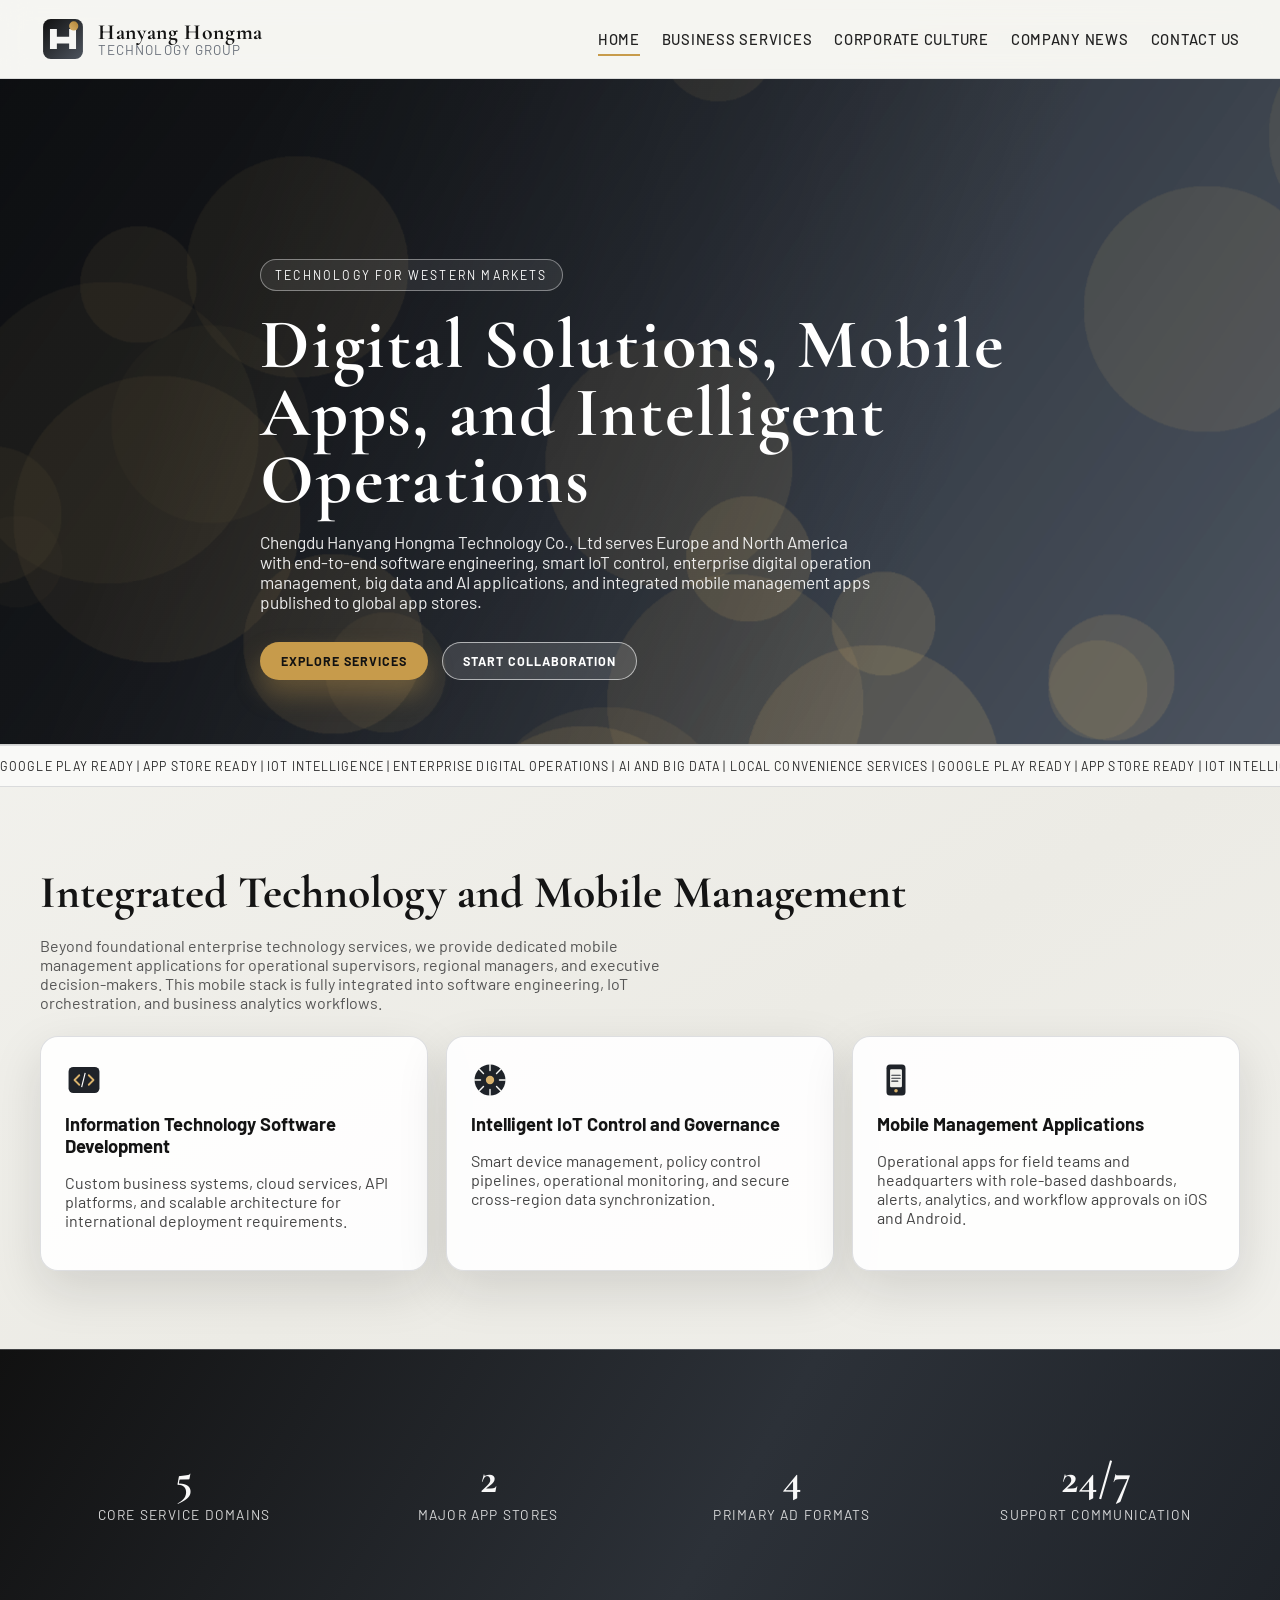
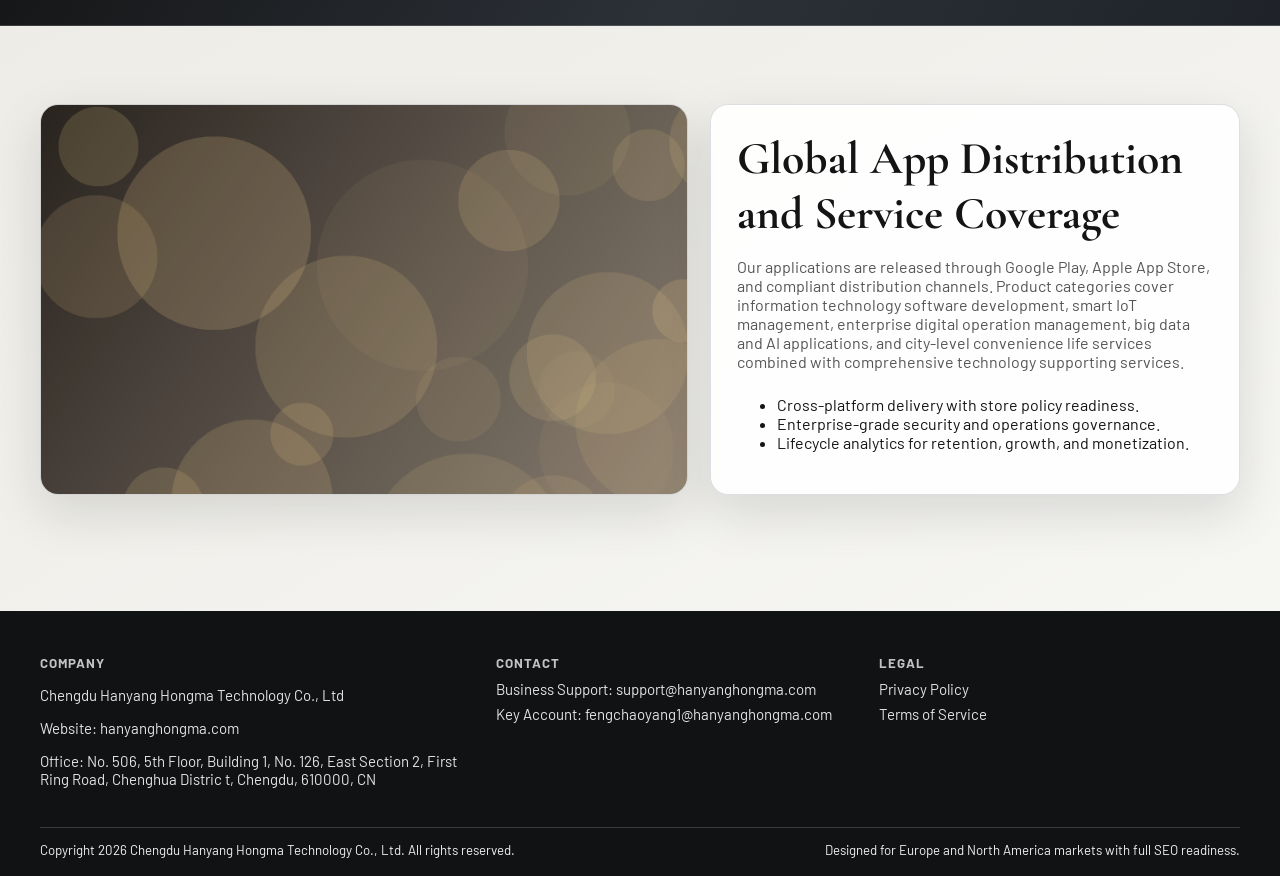
<file: index.html>
<!DOCTYPE html>
<html lang="en">
<head>
  <meta charset="UTF-8">
  <meta name="viewport" content="width=device-width, initial-scale=1.0">
  <title>Chengdu Hanyang Hongma Technology Co., Ltd | Digital Technology for Europe and North America</title>
  <meta name="description" content="Chengdu Hanyang Hongma Technology Co., Ltd delivers software development, IoT control, enterprise digital operations, AI and big data applications, mobile management apps, and city convenience services for global markets.">
  <meta name="robots" content="index, follow, max-image-preview:large, max-snippet:-1, max-video-preview:-1">
  <meta name="theme-color" content="#101214">
  <link rel="canonical" href="https://hanyanghongma.com/">
  <meta property="og:type" content="website">
  <meta property="og:title" content="Chengdu Hanyang Hongma Technology Co., Ltd">
  <meta property="og:description" content="Technology, mobile management apps, IoT, AI, and enterprise digital services for Europe and North America.">
  <meta property="og:url" content="https://hanyanghongma.com/">
  <meta property="og:image" content="https://hanyanghongma.com/images/hero-home.png">
  <meta name="twitter:card" content="summary_large_image">
  <link rel="icon" type="image/svg+xml" href="images/logo.svg">
  <link rel="stylesheet" href="css/style.css">
  <script type="application/ld+json">
  {
    "@context": "https://schema.org",
    "@type": "Organization",
    "name": "Chengdu Hanyang Hongma Technology Co., Ltd",
    "url": "https://hanyanghongma.com",
    "logo": "https://hanyanghongma.com/images/logo.svg",
    "email": "support@hanyanghongma.com",
    "contactPoint": [
      {
        "@type": "ContactPoint",
        "email": "support@hanyanghongma.com",
        "contactType": "business support"
      },
      {
        "@type": "ContactPoint",
        "email": "fengchaoyang1@hanyanghongma.com",
        "contactType": "key account"
      }
    ],
    "address": {
      "@type": "PostalAddress",
      "streetAddress": "No. 506, 5th Floor, Building 1, No. 126, East Section 2, First Ring Road, Chenghua Distric t",
      "addressLocality": "Chengdu",
      "postalCode": "610000",
      "addressCountry": "CN"
    }
  }
  </script>
</head>
<body>
  <header class="site-header">
    <div class="container header-inner">
      <a class="brand" href="index.html" aria-label="Go to home page">
        <img src="images/logo.svg" alt="Chengdu Hanyang Hongma Technology Co., Ltd logo">
        <span class="brand-text">
          <strong>Hanyang Hongma</strong>
          <span>Technology Group</span>
        </span>
      </a>
      <button class="nav-toggle" data-nav-toggle aria-label="Toggle navigation" aria-expanded="false">
        <img src="images/icon-menu.svg" alt="menu icon">
      </button>
      <nav class="site-nav" data-nav>
        <a href="index.html" class="active">Home</a>
        <a href="services.html">Business Services</a>
        <a href="culture.html">Corporate Culture</a>
        <a href="news.html">Company News</a>
        <a href="contact.html">Contact Us</a>
      </nav>
    </div>
  </header>

  <section class="hero">
    <img class="hero-bg" src="images/hero-home.png" alt="Global technology background">
    <div class="container hero-content">
      <span class="eyebrow">Technology For Western Markets</span>
      <h1>Digital Solutions, Mobile Apps, and Intelligent Operations</h1>
      <p>Chengdu Hanyang Hongma Technology Co., Ltd serves Europe and North America with end-to-end software engineering, smart IoT control, enterprise digital operation management, big data and AI applications, and integrated mobile management apps published to global app stores.</p>
      <div class="cta-row">
        <a class="btn btn-primary" href="services.html">Explore Services</a>
        <a class="btn btn-secondary" href="contact.html">Start Collaboration</a>
      </div>
    </div>
  </section>

  <div class="ticker" aria-hidden="true">
    <div class="ticker-track">Google Play Ready | App Store Ready | IoT Intelligence | Enterprise Digital Operations | AI and Big Data | Local Convenience Services |</div>
  </div>

  <main>
    <section>
      <div class="container">
        <div class="section-head reveal">
          <h2>Integrated Technology and Mobile Management</h2>
          <p>Beyond foundational enterprise technology services, we provide dedicated mobile management applications for operational supervisors, regional managers, and executive decision-makers. This mobile stack is fully integrated into software engineering, IoT orchestration, and business analytics workflows.</p>
        </div>
        <div class="grid grid-3">
          <article class="card reveal">
            <img class="card-icon" src="images/icon-software.svg" alt="Software icon">
            <h3>Information Technology Software Development</h3>
            <p>Custom business systems, cloud services, API platforms, and scalable architecture for international deployment requirements.</p>
          </article>
          <article class="card reveal">
            <img class="card-icon" src="images/icon-iot.svg" alt="IoT icon">
            <h3>Intelligent IoT Control and Governance</h3>
            <p>Smart device management, policy control pipelines, operational monitoring, and secure cross-region data synchronization.</p>
          </article>
          <article class="card reveal">
            <img class="card-icon" src="images/icon-mobile.svg" alt="Mobile icon">
            <h3>Mobile Management Applications</h3>
            <p>Operational apps for field teams and headquarters with role-based dashboards, alerts, analytics, and workflow approvals on iOS and Android.</p>
          </article>
        </div>
      </div>
    </section>

    <section class="number-band">
      <div class="container number-wrap reveal">
        <div class="stat">
          <strong>5</strong>
          <span>Core Service Domains</span>
        </div>
        <div class="stat">
          <strong>2</strong>
          <span>Major App Stores</span>
        </div>
        <div class="stat">
          <strong>4</strong>
          <span>Primary Ad Formats</span>
        </div>
        <div class="stat">
          <strong>24/7</strong>
          <span>Support Communication</span>
        </div>
      </div>
    </section>

    <section>
      <div class="container split-panel">
        <div class="panel reveal">
          <img src="images/content-mobile.png" alt="Mobile operation workspace">
        </div>
        <div class="panel panel-body reveal">
          <div class="section-head">
            <h2>Global App Distribution and Service Coverage</h2>
            <p>Our applications are released through Google Play, Apple App Store, and compliant distribution channels. Product categories cover information technology software development, smart IoT management, enterprise digital operation management, big data and AI applications, and city-level convenience life services combined with comprehensive technology supporting services.</p>
          </div>
          <ul>
            <li>Cross-platform delivery with store policy readiness.</li>
            <li>Enterprise-grade security and operations governance.</li>
            <li>Lifecycle analytics for retention, growth, and monetization.</li>
          </ul>
        </div>
      </div>
    </section>
  </main>

  <footer class="site-footer">
    <div class="container">
      <div class="footer-top">
        <div class="footer-col">
          <h3>Company</h3>
          <p>Chengdu Hanyang Hongma Technology Co., Ltd</p>
          <p>Website: <a href="https://hanyanghongma.com" target="_blank" rel="noopener">hanyanghongma.com</a></p>
          <p>Office: No. 506, 5th Floor, Building 1, No. 126, East Section 2, First Ring Road, Chenghua Distric t, Chengdu, 610000, CN</p>
        </div>
        <div class="footer-col">
          <h3>Contact</h3>
          <ul>
            <li>Business Support: <a href="mailto:support@hanyanghongma.com">support@hanyanghongma.com</a></li>
            <li>Key Account: <a href="mailto:fengchaoyang1@hanyanghongma.com">fengchaoyang1@hanyanghongma.com</a></li>
          </ul>
        </div>
        <div class="footer-col">
          <h3>Legal</h3>
          <ul>
            <li><a href="privacy-policy.html">Privacy Policy</a></li>
            <li><a href="terms-of-service.html">Terms of Service</a></li>
          </ul>
        </div>
      </div>
      <div class="footer-bottom">
        <span>Copyright 2026 Chengdu Hanyang Hongma Technology Co., Ltd. All rights reserved.</span>
        <span>Designed for Europe and North America markets with full SEO readiness.</span>
      </div>
    </div>
  </footer>

  <script src="js/main.js"></script>
</body>
</html>
</file>
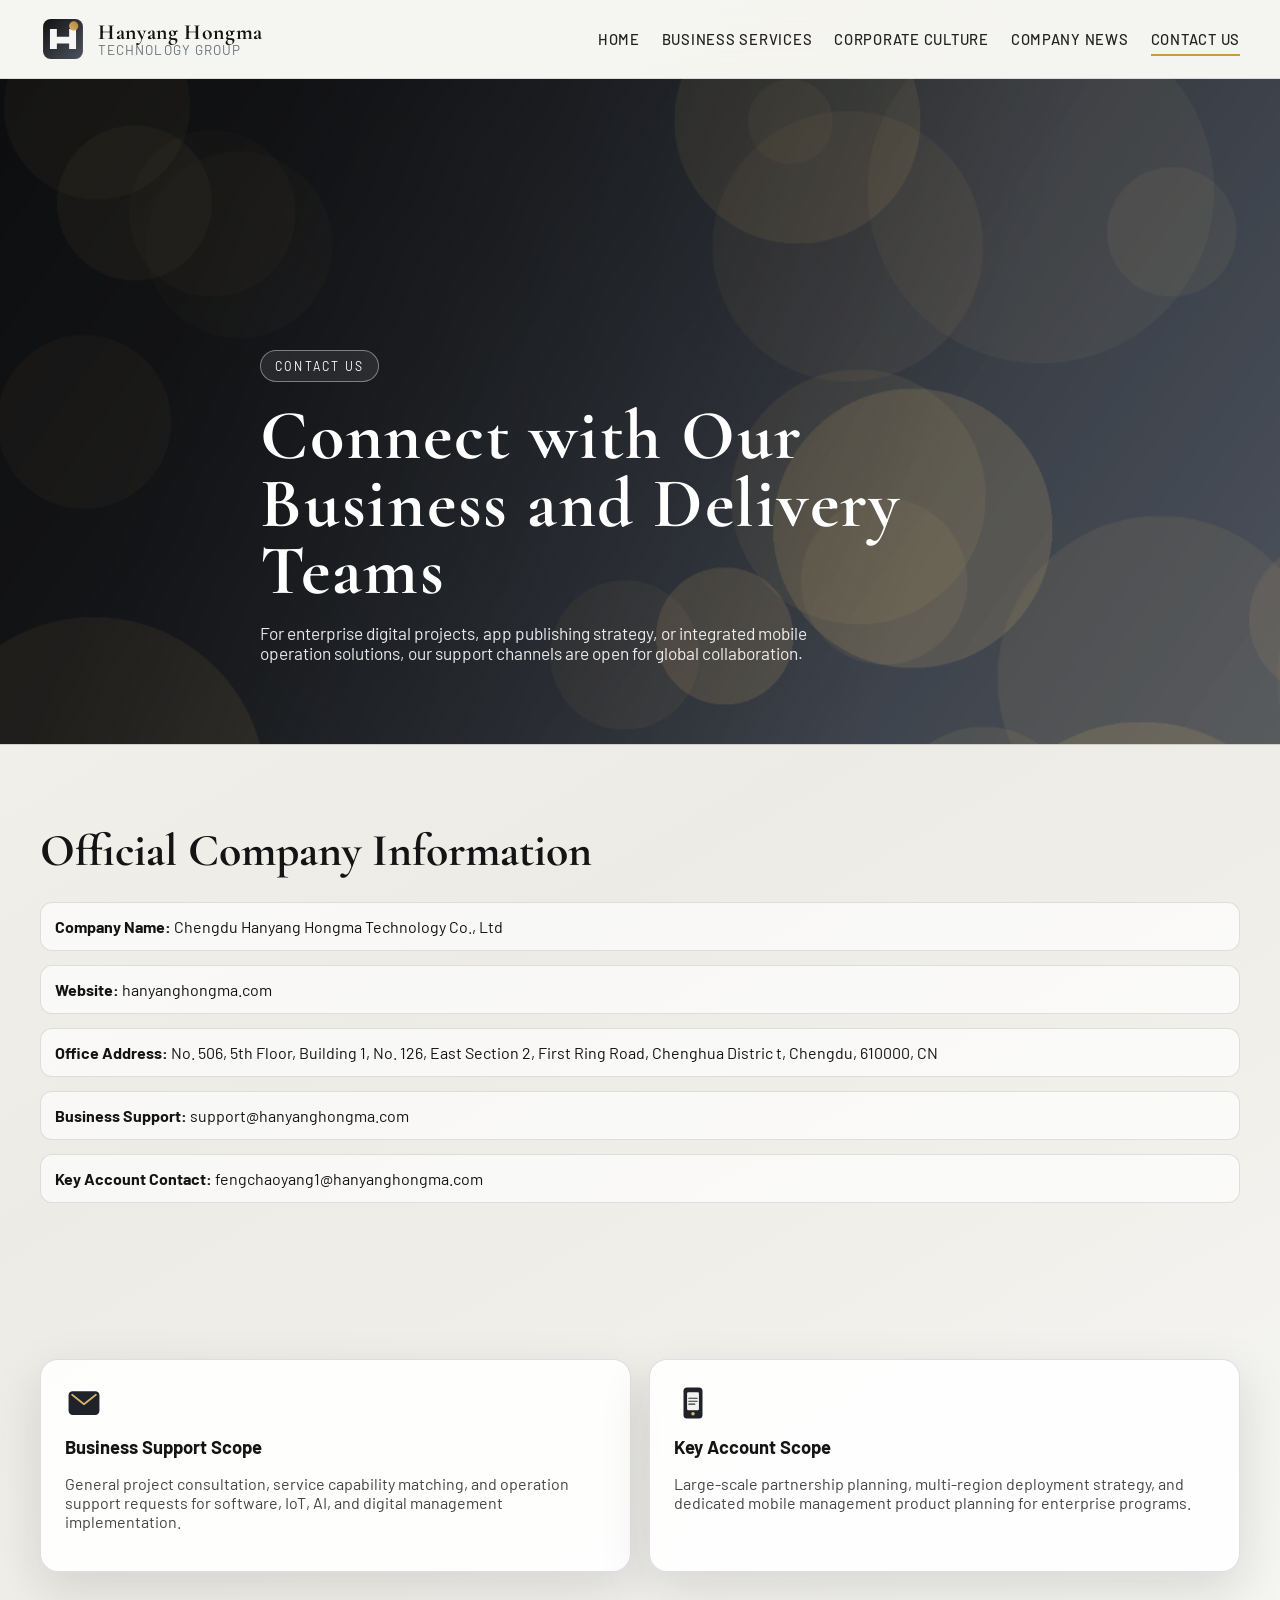
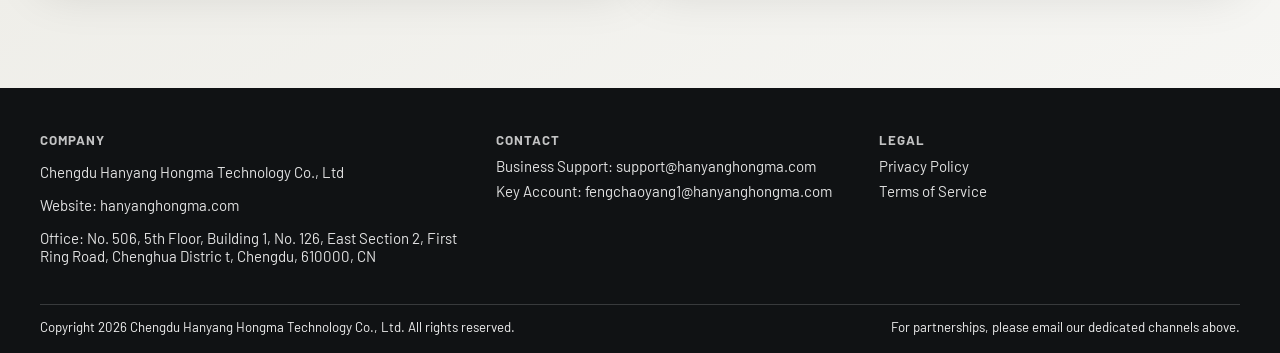
<file: contact.html>
<!DOCTYPE html>
<html lang="en">
<head>
  <meta charset="UTF-8">
  <meta name="viewport" content="width=device-width, initial-scale=1.0">
  <title>Contact Us | Chengdu Hanyang Hongma Technology Co., Ltd</title>
  <meta name="description" content="Contact Chengdu Hanyang Hongma Technology Co., Ltd for business support and key account collaboration in Europe and North America.">
  <meta name="robots" content="index, follow">
  <link rel="canonical" href="https://hanyanghongma.com/contact.html">
  <link rel="icon" type="image/svg+xml" href="images/logo.svg">
  <link rel="stylesheet" href="css/style.css">
</head>
<body>
  <header class="site-header">
    <div class="container header-inner">
      <a class="brand" href="index.html" aria-label="Go to home page">
        <img src="images/logo.svg" alt="Company logo">
        <span class="brand-text"><strong>Hanyang Hongma</strong><span>Technology Group</span></span>
      </a>
      <button class="nav-toggle" data-nav-toggle aria-label="Toggle navigation" aria-expanded="false">
        <img src="images/icon-menu.svg" alt="menu icon">
      </button>
      <nav class="site-nav" data-nav>
        <a href="index.html">Home</a>
        <a href="services.html">Business Services</a>
        <a href="culture.html">Corporate Culture</a>
        <a href="news.html">Company News</a>
        <a href="contact.html" class="active">Contact Us</a>
      </nav>
    </div>
  </header>

  <section class="hero">
    <img class="hero-bg" src="images/hero-contact.png" alt="Contact background">
    <div class="container hero-content">
      <span class="eyebrow">Contact Us</span>
      <h1>Connect with Our Business and Delivery Teams</h1>
      <p>For enterprise digital projects, app publishing strategy, or integrated mobile operation solutions, our support channels are open for global collaboration.</p>
    </div>
  </section>

  <main>
    <section>
      <div class="container">
        <div class="section-head reveal">
          <h2>Official Company Information</h2>
        </div>
        <ul class="contact-list reveal">
          <li><strong>Company Name:</strong> Chengdu Hanyang Hongma Technology Co., Ltd</li>
          <li><strong>Website:</strong> <a href="https://hanyanghongma.com" target="_blank" rel="noopener">hanyanghongma.com</a></li>
          <li><strong>Office Address:</strong> No. 506, 5th Floor, Building 1, No. 126, East Section 2, First Ring Road, Chenghua Distric t, Chengdu, 610000, CN</li>
          <li><strong>Business Support:</strong> <a href="mailto:support@hanyanghongma.com">support@hanyanghongma.com</a></li>
          <li><strong>Key Account Contact:</strong> <a href="mailto:fengchaoyang1@hanyanghongma.com">fengchaoyang1@hanyanghongma.com</a></li>
        </ul>
      </div>
    </section>

    <section>
      <div class="container grid grid-2">
        <article class="card reveal">
          <img class="card-icon" src="images/icon-contact.svg" alt="Support icon">
          <h3>Business Support Scope</h3>
          <p>General project consultation, service capability matching, and operation support requests for software, IoT, AI, and digital management implementation.</p>
        </article>
        <article class="card reveal">
          <img class="card-icon" src="images/icon-mobile.svg" alt="Key account icon">
          <h3>Key Account Scope</h3>
          <p>Large-scale partnership planning, multi-region deployment strategy, and dedicated mobile management product planning for enterprise programs.</p>
        </article>
      </div>
    </section>
  </main>

  <footer class="site-footer">
    <div class="container">
      <div class="footer-top">
        <div class="footer-col">
          <h3>Company</h3>
          <p>Chengdu Hanyang Hongma Technology Co., Ltd</p>
          <p>Website: <a href="https://hanyanghongma.com" target="_blank" rel="noopener">hanyanghongma.com</a></p>
          <p>Office: No. 506, 5th Floor, Building 1, No. 126, East Section 2, First Ring Road, Chenghua Distric t, Chengdu, 610000, CN</p>
        </div>
        <div class="footer-col">
          <h3>Contact</h3>
          <ul>
            <li>Business Support: <a href="mailto:support@hanyanghongma.com">support@hanyanghongma.com</a></li>
            <li>Key Account: <a href="mailto:fengchaoyang1@hanyanghongma.com">fengchaoyang1@hanyanghongma.com</a></li>
          </ul>
        </div>
        <div class="footer-col">
          <h3>Legal</h3>
          <ul>
            <li><a href="privacy-policy.html">Privacy Policy</a></li>
            <li><a href="terms-of-service.html">Terms of Service</a></li>
          </ul>
        </div>
      </div>
      <div class="footer-bottom">
        <span>Copyright 2026 Chengdu Hanyang Hongma Technology Co., Ltd. All rights reserved.</span>
        <span>For partnerships, please email our dedicated channels above.</span>
      </div>
    </div>
  </footer>

  <script src="js/main.js"></script>
</body>
</html>
</file>
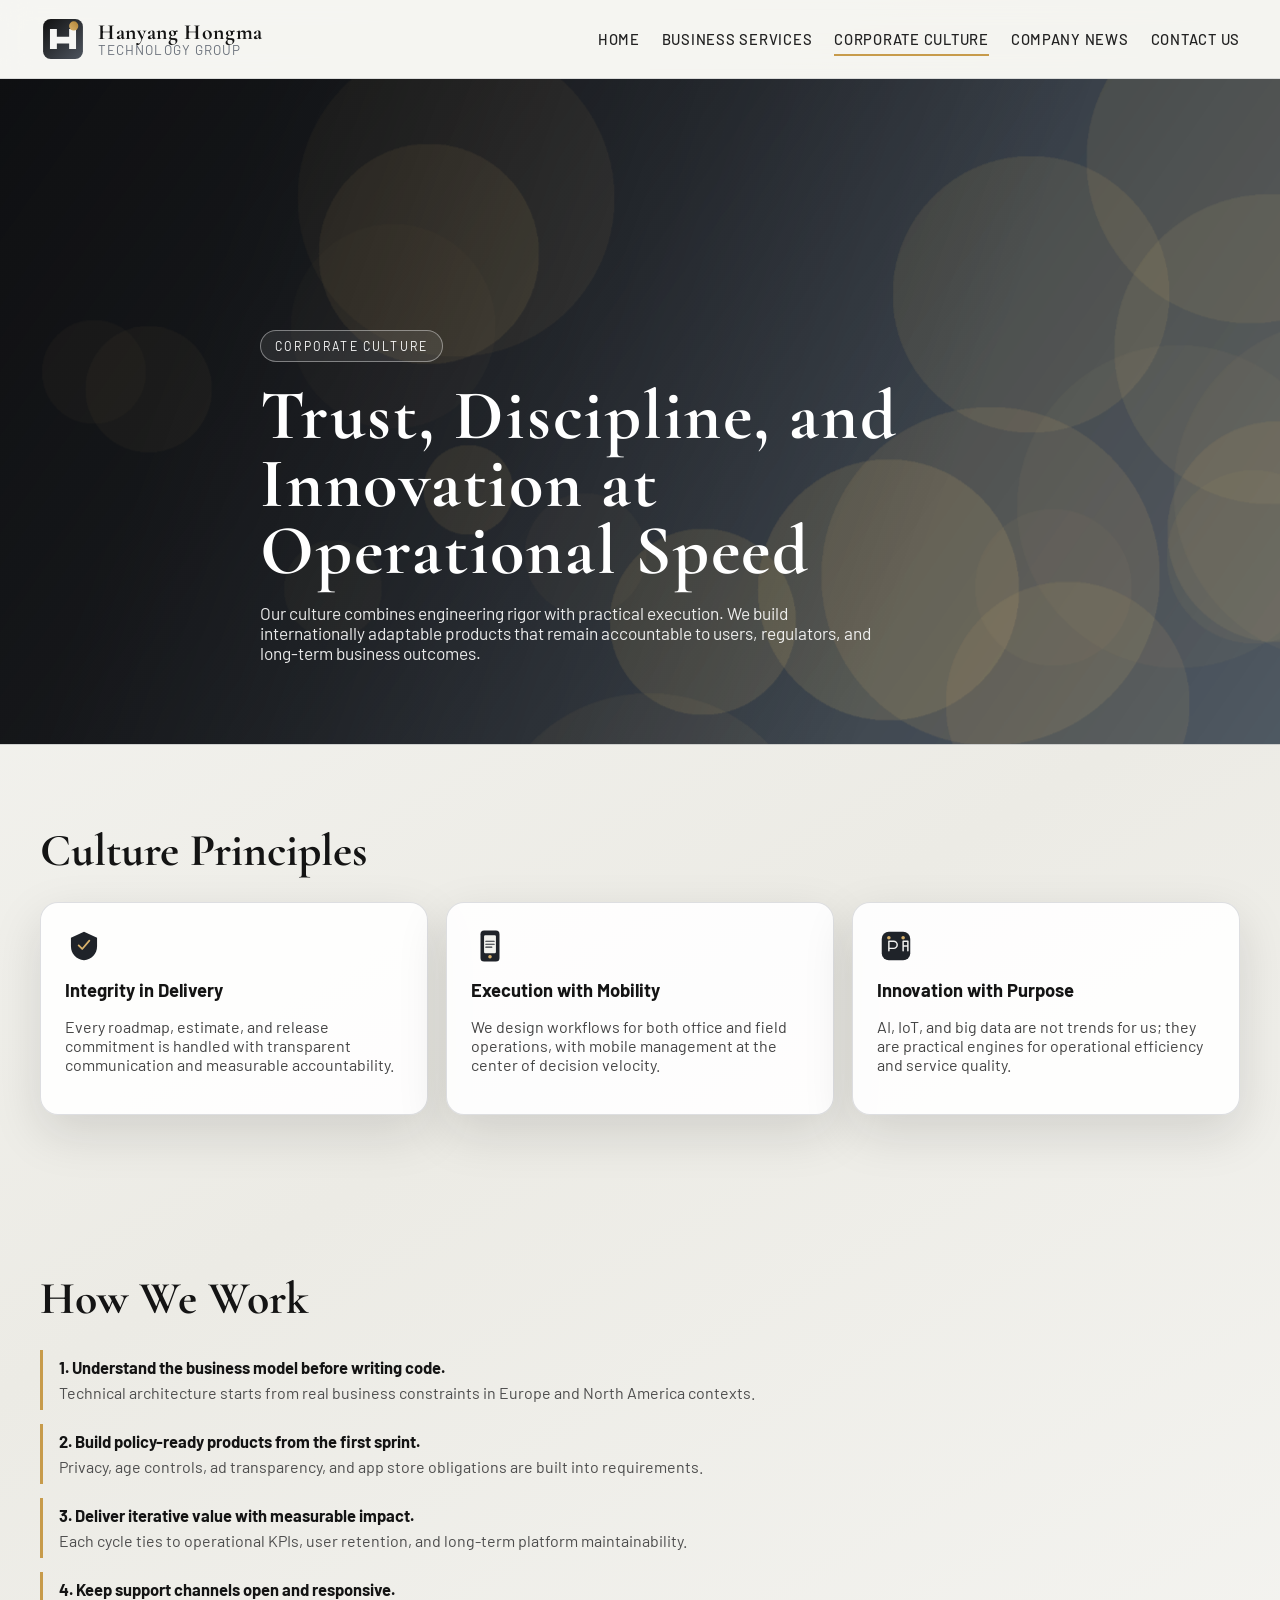
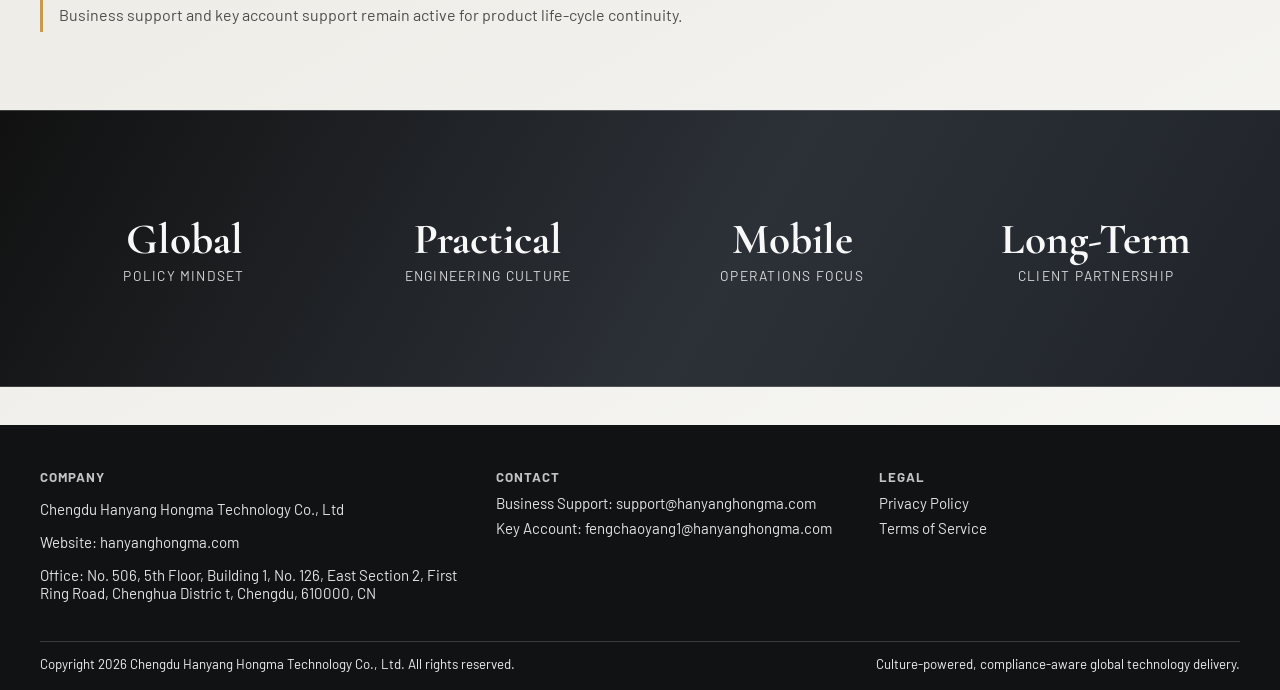
<file: culture.html>
<!DOCTYPE html>
<html lang="en">
<head>
  <meta charset="UTF-8">
  <meta name="viewport" content="width=device-width, initial-scale=1.0">
  <title>Corporate Culture | Chengdu Hanyang Hongma Technology Co., Ltd</title>
  <meta name="description" content="Corporate culture of Chengdu Hanyang Hongma Technology Co., Ltd: integrity, innovation, global compliance, practical execution, and long-term client success.">
  <meta name="robots" content="index, follow">
  <link rel="canonical" href="https://hanyanghongma.com/culture.html">
  <link rel="icon" type="image/svg+xml" href="images/logo.svg">
  <link rel="stylesheet" href="css/style.css">
</head>
<body>
  <header class="site-header">
    <div class="container header-inner">
      <a class="brand" href="index.html" aria-label="Go to home page">
        <img src="images/logo.svg" alt="Company logo">
        <span class="brand-text"><strong>Hanyang Hongma</strong><span>Technology Group</span></span>
      </a>
      <button class="nav-toggle" data-nav-toggle aria-label="Toggle navigation" aria-expanded="false">
        <img src="images/icon-menu.svg" alt="menu icon">
      </button>
      <nav class="site-nav" data-nav>
        <a href="index.html">Home</a>
        <a href="services.html">Business Services</a>
        <a href="culture.html" class="active">Corporate Culture</a>
        <a href="news.html">Company News</a>
        <a href="contact.html">Contact Us</a>
      </nav>
    </div>
  </header>

  <section class="hero">
    <img class="hero-bg" src="images/hero-culture.png" alt="Corporate culture background">
    <div class="container hero-content">
      <span class="eyebrow">Corporate Culture</span>
      <h1>Trust, Discipline, and Innovation at Operational Speed</h1>
      <p>Our culture combines engineering rigor with practical execution. We build internationally adaptable products that remain accountable to users, regulators, and long-term business outcomes.</p>
    </div>
  </section>

  <main>
    <section>
      <div class="container">
        <div class="section-head reveal">
          <h2>Culture Principles</h2>
        </div>
        <div class="grid grid-3">
          <article class="card reveal">
            <img class="card-icon" src="images/icon-culture.svg" alt="Integrity and trust">
            <h3>Integrity in Delivery</h3>
            <p>Every roadmap, estimate, and release commitment is handled with transparent communication and measurable accountability.</p>
          </article>
          <article class="card reveal">
            <img class="card-icon" src="images/icon-mobile.svg" alt="Execution and mobility">
            <h3>Execution with Mobility</h3>
            <p>We design workflows for both office and field operations, with mobile management at the center of decision velocity.</p>
          </article>
          <article class="card reveal">
            <img class="card-icon" src="images/icon-ai.svg" alt="Innovation and learning">
            <h3>Innovation with Purpose</h3>
            <p>AI, IoT, and big data are not trends for us; they are practical engines for operational efficiency and service quality.</p>
          </article>
        </div>
      </div>
    </section>

    <section>
      <div class="container">
        <div class="section-head reveal">
          <h2>How We Work</h2>
        </div>
        <div class="timeline reveal">
          <article>
            <h3>1. Understand the business model before writing code.</h3>
            <p>Technical architecture starts from real business constraints in Europe and North America contexts.</p>
          </article>
          <article>
            <h3>2. Build policy-ready products from the first sprint.</h3>
            <p>Privacy, age controls, ad transparency, and app store obligations are built into requirements.</p>
          </article>
          <article>
            <h3>3. Deliver iterative value with measurable impact.</h3>
            <p>Each cycle ties to operational KPIs, user retention, and long-term platform maintainability.</p>
          </article>
          <article>
            <h3>4. Keep support channels open and responsive.</h3>
            <p>Business support and key account support remain active for product life-cycle continuity.</p>
          </article>
        </div>
      </div>
    </section>

    <section class="number-band">
      <div class="container number-wrap reveal">
        <div class="stat"><strong>Global</strong><span>Policy Mindset</span></div>
        <div class="stat"><strong>Practical</strong><span>Engineering Culture</span></div>
        <div class="stat"><strong>Mobile</strong><span>Operations Focus</span></div>
        <div class="stat"><strong>Long-Term</strong><span>Client Partnership</span></div>
      </div>
    </section>
  </main>

  <footer class="site-footer">
    <div class="container">
      <div class="footer-top">
        <div class="footer-col">
          <h3>Company</h3>
          <p>Chengdu Hanyang Hongma Technology Co., Ltd</p>
          <p>Website: <a href="https://hanyanghongma.com" target="_blank" rel="noopener">hanyanghongma.com</a></p>
          <p>Office: No. 506, 5th Floor, Building 1, No. 126, East Section 2, First Ring Road, Chenghua Distric t, Chengdu, 610000, CN</p>
        </div>
        <div class="footer-col">
          <h3>Contact</h3>
          <ul>
            <li>Business Support: <a href="mailto:support@hanyanghongma.com">support@hanyanghongma.com</a></li>
            <li>Key Account: <a href="mailto:fengchaoyang1@hanyanghongma.com">fengchaoyang1@hanyanghongma.com</a></li>
          </ul>
        </div>
        <div class="footer-col">
          <h3>Legal</h3>
          <ul>
            <li><a href="privacy-policy.html">Privacy Policy</a></li>
            <li><a href="terms-of-service.html">Terms of Service</a></li>
          </ul>
        </div>
      </div>
      <div class="footer-bottom">
        <span>Copyright 2026 Chengdu Hanyang Hongma Technology Co., Ltd. All rights reserved.</span>
        <span>Culture-powered, compliance-aware global technology delivery.</span>
      </div>
    </div>
  </footer>

  <script src="js/main.js"></script>
</body>
</html>
</file>
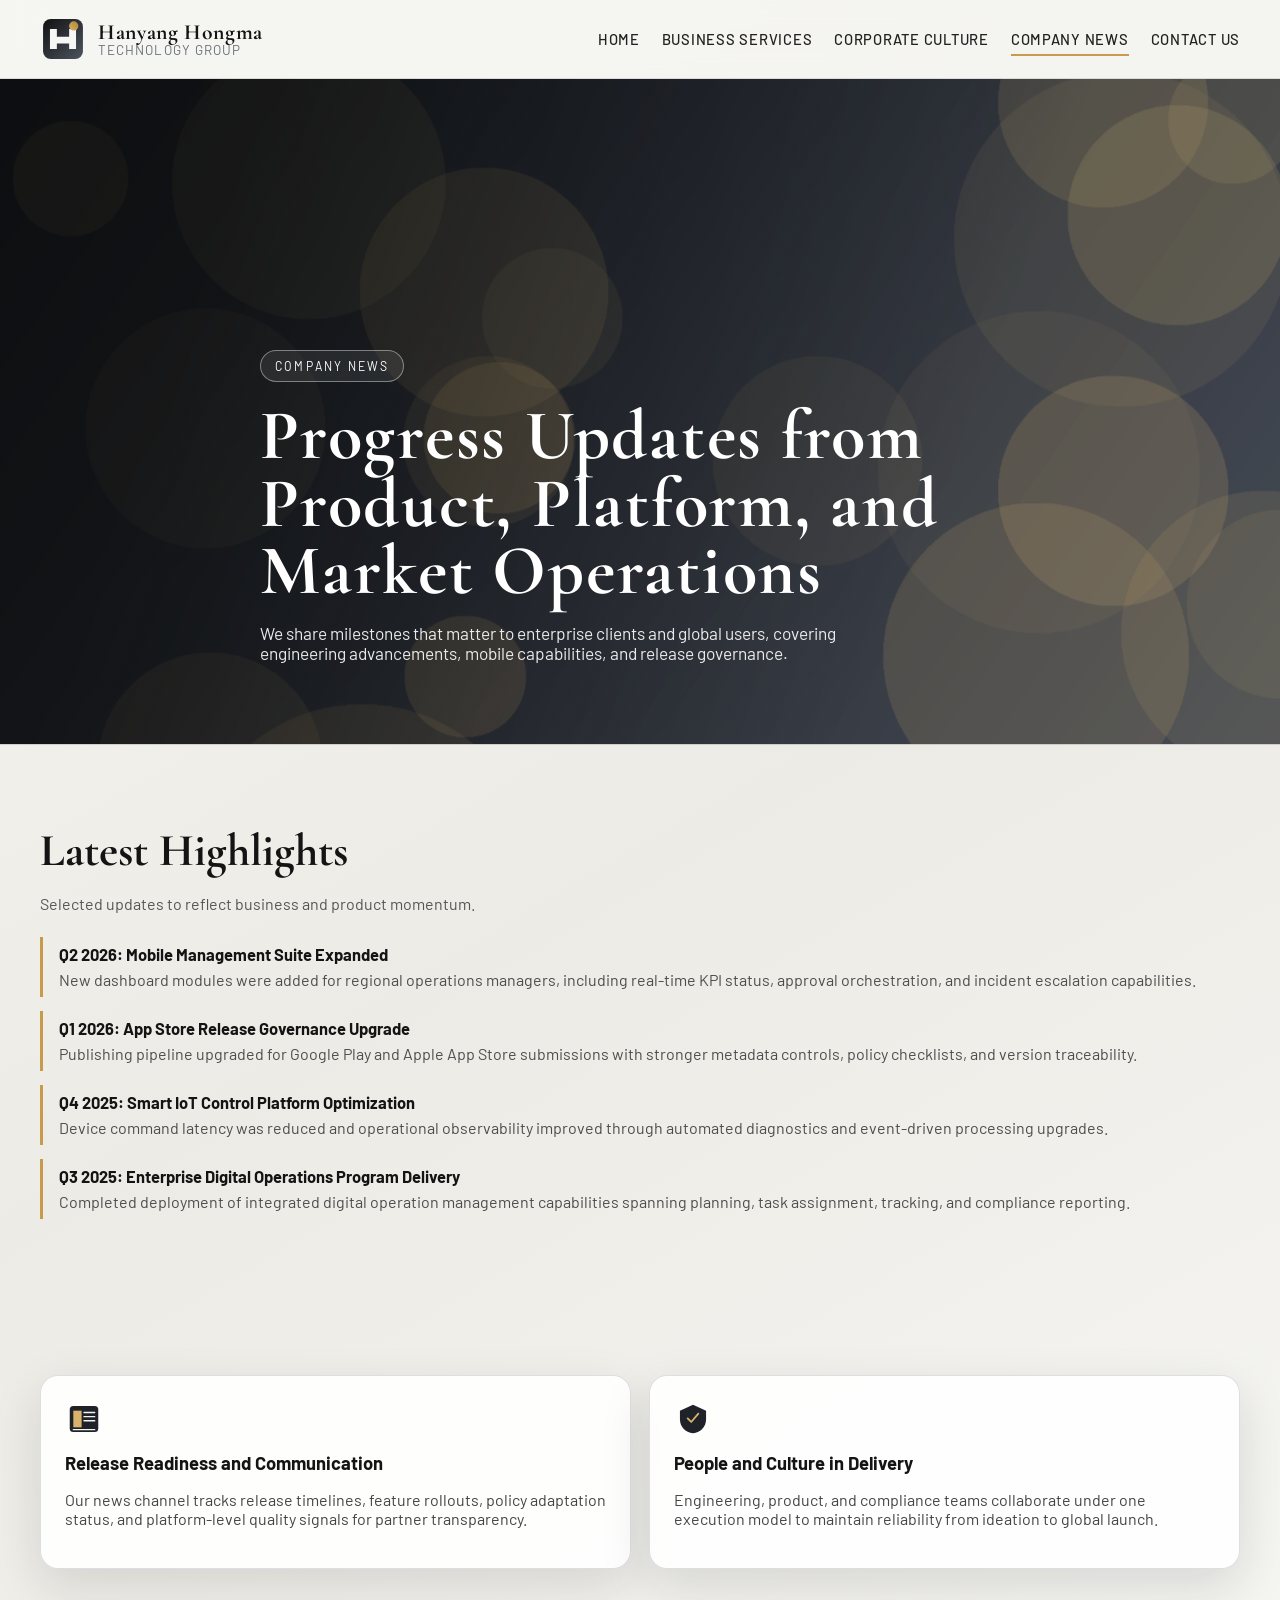
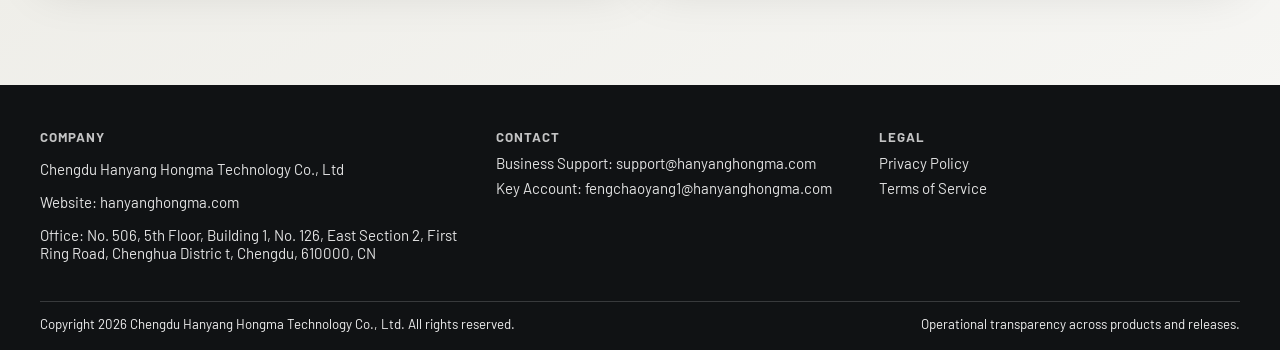
<file: news.html>
<!DOCTYPE html>
<html lang="en">
<head>
  <meta charset="UTF-8">
  <meta name="viewport" content="width=device-width, initial-scale=1.0">
  <title>Company News | Chengdu Hanyang Hongma Technology Co., Ltd</title>
  <meta name="description" content="Latest company updates on software, IoT, mobile management apps, AI, and international release readiness across Google Play and Apple App Store.">
  <meta name="robots" content="index, follow">
  <link rel="canonical" href="https://hanyanghongma.com/news.html">
  <link rel="icon" type="image/svg+xml" href="images/logo.svg">
  <link rel="stylesheet" href="css/style.css">
</head>
<body>
  <header class="site-header">
    <div class="container header-inner">
      <a class="brand" href="index.html" aria-label="Go to home page">
        <img src="images/logo.svg" alt="Company logo">
        <span class="brand-text"><strong>Hanyang Hongma</strong><span>Technology Group</span></span>
      </a>
      <button class="nav-toggle" data-nav-toggle aria-label="Toggle navigation" aria-expanded="false">
        <img src="images/icon-menu.svg" alt="menu icon">
      </button>
      <nav class="site-nav" data-nav>
        <a href="index.html">Home</a>
        <a href="services.html">Business Services</a>
        <a href="culture.html">Corporate Culture</a>
        <a href="news.html" class="active">Company News</a>
        <a href="contact.html">Contact Us</a>
      </nav>
    </div>
  </header>

  <section class="hero">
    <img class="hero-bg" src="images/hero-news.png" alt="Company news background">
    <div class="container hero-content">
      <span class="eyebrow">Company News</span>
      <h1>Progress Updates from Product, Platform, and Market Operations</h1>
      <p>We share milestones that matter to enterprise clients and global users, covering engineering advancements, mobile capabilities, and release governance.</p>
    </div>
  </section>

  <main>
    <section>
      <div class="container">
        <div class="section-head reveal">
          <h2>Latest Highlights</h2>
          <p>Selected updates to reflect business and product momentum.</p>
        </div>
        <div class="timeline">
          <article class="reveal">
            <h3>Q2 2026: Mobile Management Suite Expanded</h3>
            <p>New dashboard modules were added for regional operations managers, including real-time KPI status, approval orchestration, and incident escalation capabilities.</p>
          </article>
          <article class="reveal">
            <h3>Q1 2026: App Store Release Governance Upgrade</h3>
            <p>Publishing pipeline upgraded for Google Play and Apple App Store submissions with stronger metadata controls, policy checklists, and version traceability.</p>
          </article>
          <article class="reveal">
            <h3>Q4 2025: Smart IoT Control Platform Optimization</h3>
            <p>Device command latency was reduced and operational observability improved through automated diagnostics and event-driven processing upgrades.</p>
          </article>
          <article class="reveal">
            <h3>Q3 2025: Enterprise Digital Operations Program Delivery</h3>
            <p>Completed deployment of integrated digital operation management capabilities spanning planning, task assignment, tracking, and compliance reporting.</p>
          </article>
        </div>
      </div>
    </section>

    <section>
      <div class="container grid grid-2">
        <article class="card reveal">
          <img class="card-icon" src="images/icon-news.svg" alt="Release roadmap icon">
          <h3>Release Readiness and Communication</h3>
          <p>Our news channel tracks release timelines, feature rollouts, policy adaptation status, and platform-level quality signals for partner transparency.</p>
        </article>
        <article class="card reveal">
          <img class="card-icon" src="images/icon-culture.svg" alt="Culture and team icon">
          <h3>People and Culture in Delivery</h3>
          <p>Engineering, product, and compliance teams collaborate under one execution model to maintain reliability from ideation to global launch.</p>
        </article>
      </div>
    </section>
  </main>

  <footer class="site-footer">
    <div class="container">
      <div class="footer-top">
        <div class="footer-col">
          <h3>Company</h3>
          <p>Chengdu Hanyang Hongma Technology Co., Ltd</p>
          <p>Website: <a href="https://hanyanghongma.com" target="_blank" rel="noopener">hanyanghongma.com</a></p>
          <p>Office: No. 506, 5th Floor, Building 1, No. 126, East Section 2, First Ring Road, Chenghua Distric t, Chengdu, 610000, CN</p>
        </div>
        <div class="footer-col">
          <h3>Contact</h3>
          <ul>
            <li>Business Support: <a href="mailto:support@hanyanghongma.com">support@hanyanghongma.com</a></li>
            <li>Key Account: <a href="mailto:fengchaoyang1@hanyanghongma.com">fengchaoyang1@hanyanghongma.com</a></li>
          </ul>
        </div>
        <div class="footer-col">
          <h3>Legal</h3>
          <ul>
            <li><a href="privacy-policy.html">Privacy Policy</a></li>
            <li><a href="terms-of-service.html">Terms of Service</a></li>
          </ul>
        </div>
      </div>
      <div class="footer-bottom">
        <span>Copyright 2026 Chengdu Hanyang Hongma Technology Co., Ltd. All rights reserved.</span>
        <span>Operational transparency across products and releases.</span>
      </div>
    </div>
  </footer>

  <script src="js/main.js"></script>
</body>
</html>
</file>
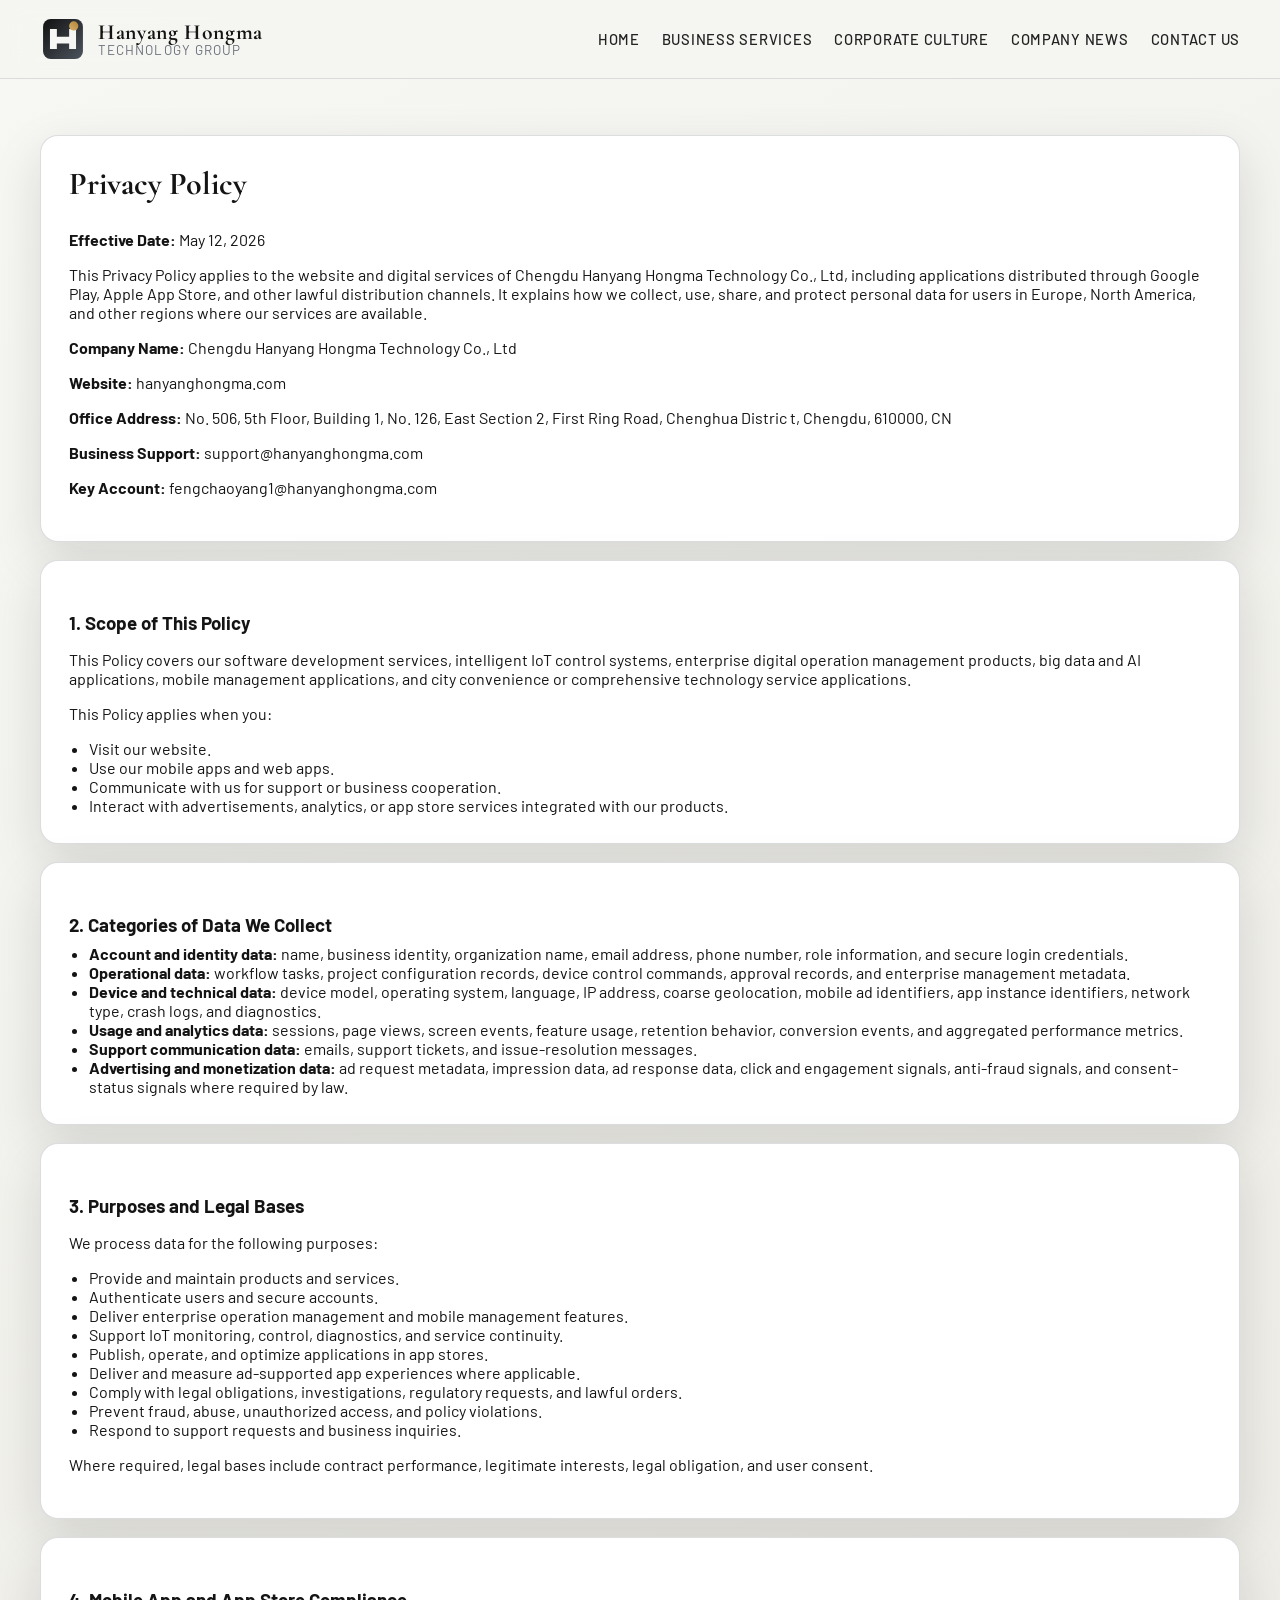
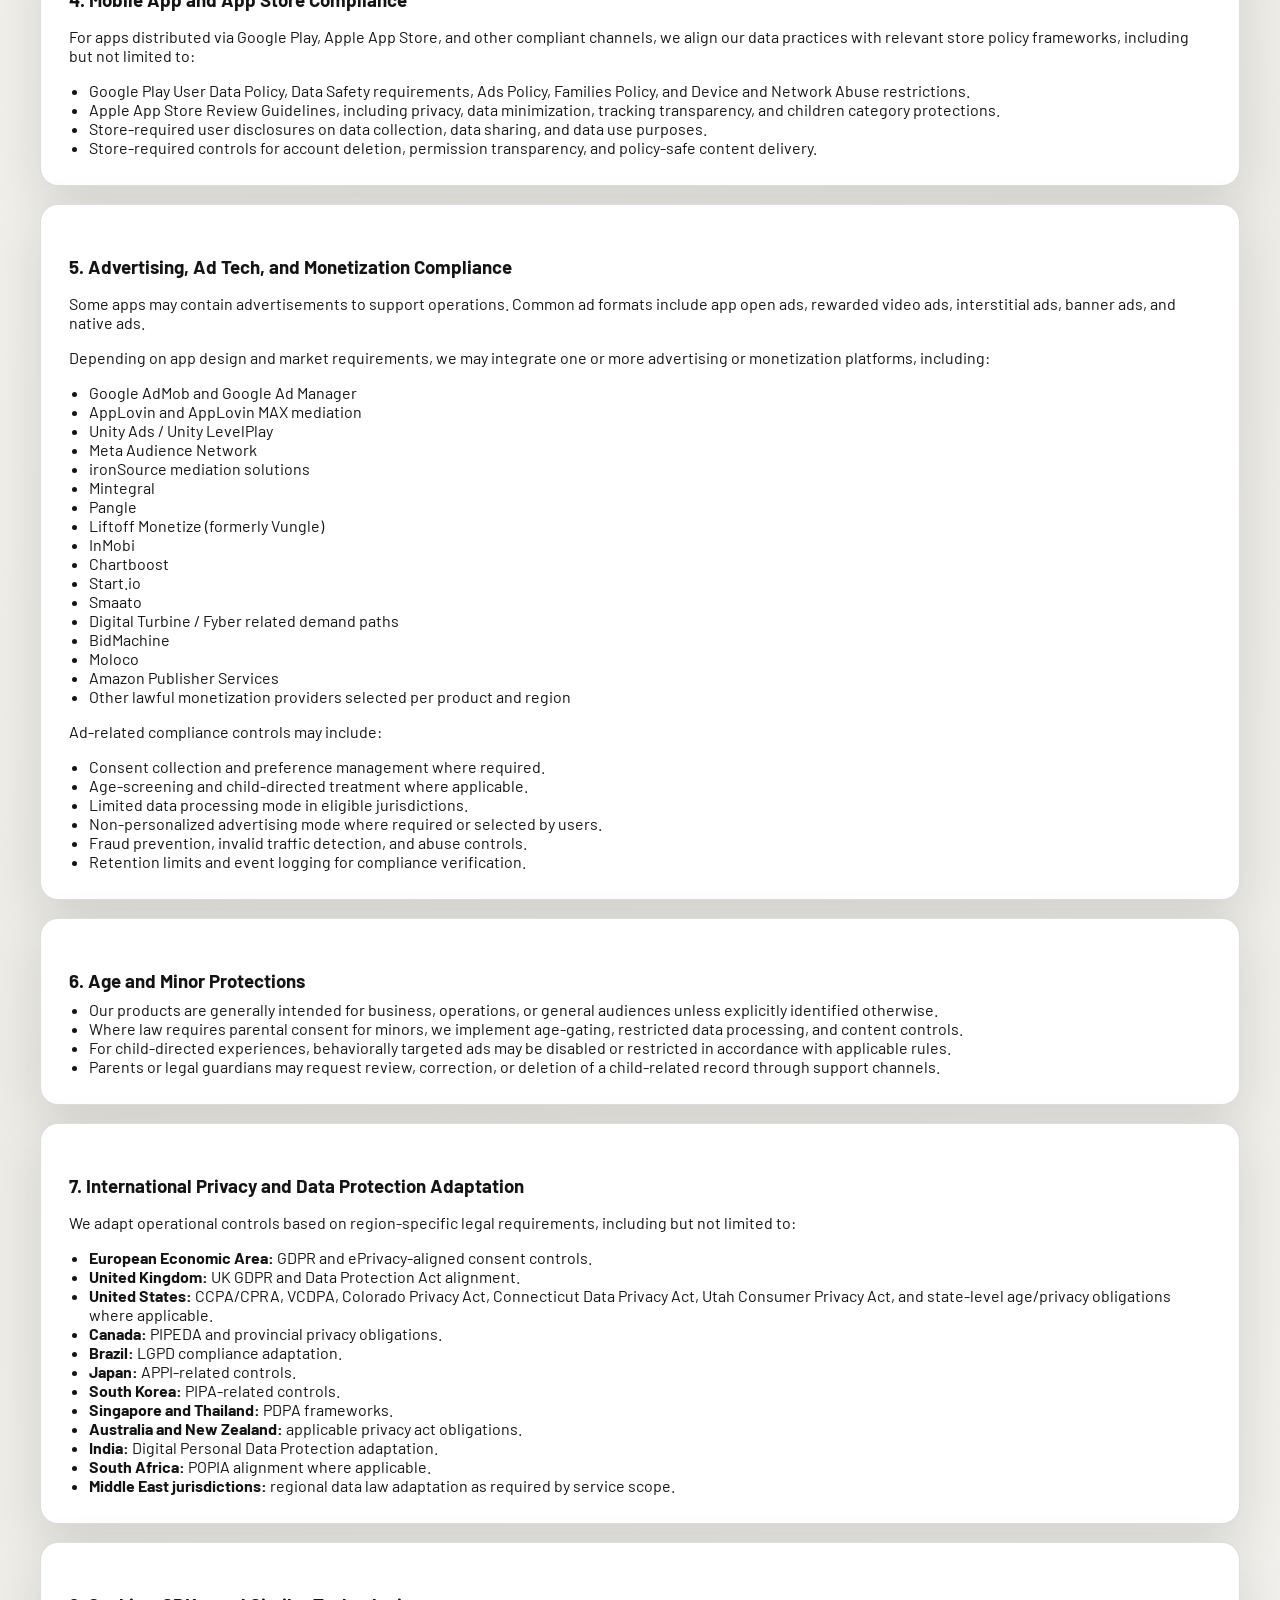
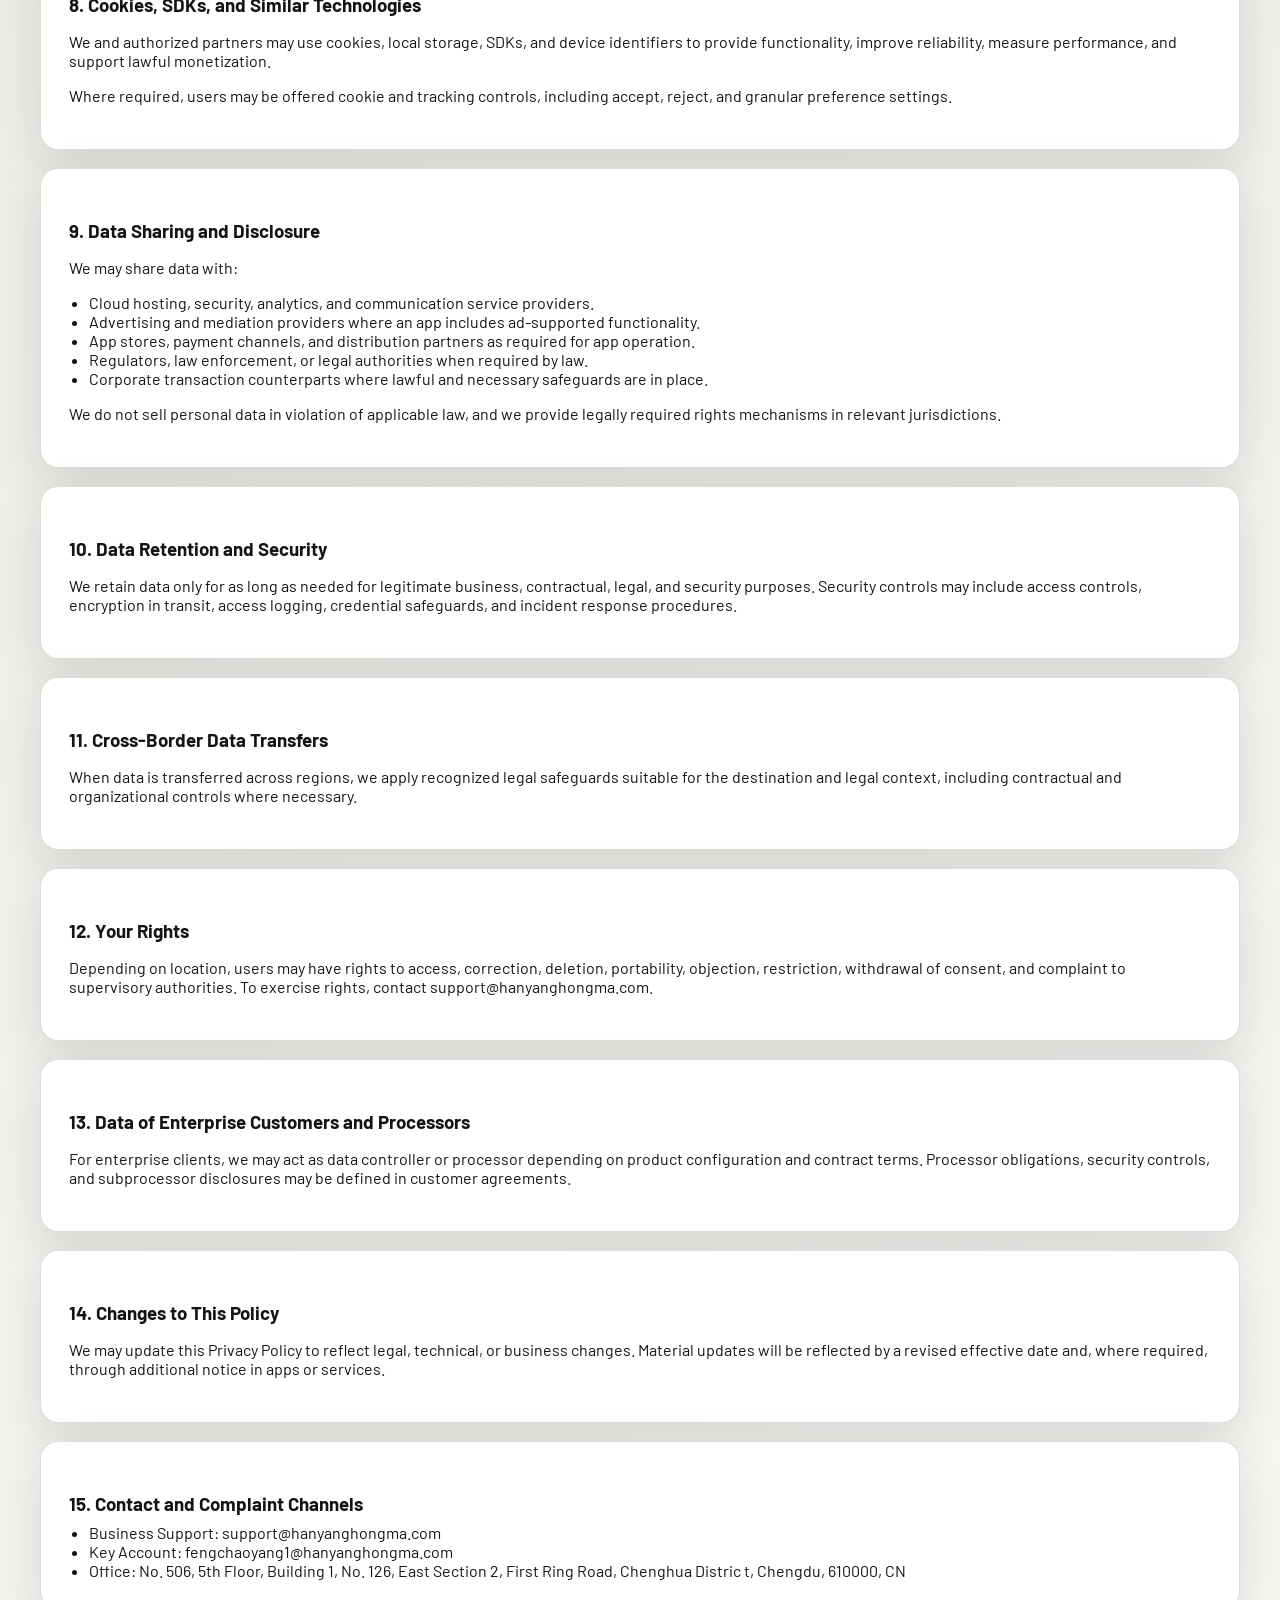
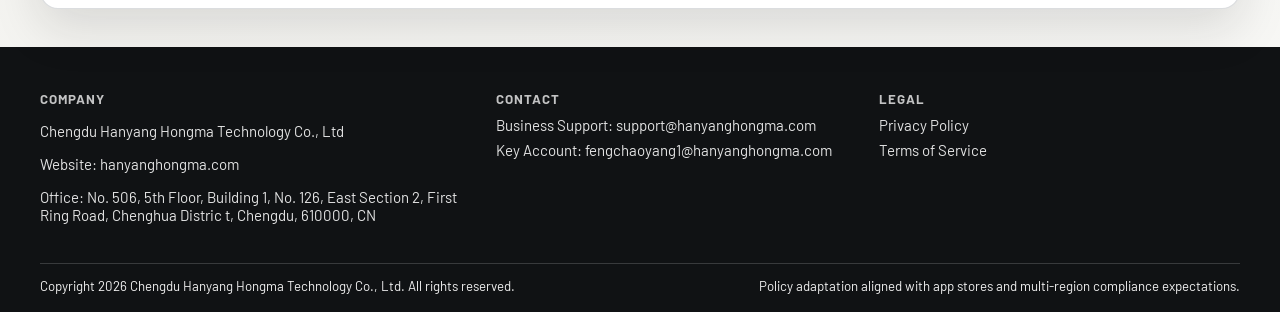
<file: privacy-policy.html>
<!DOCTYPE html>
<html lang="en">
<head>
  <meta charset="UTF-8">
  <meta name="viewport" content="width=device-width, initial-scale=1.0">
  <title>Privacy Policy | Chengdu Hanyang Hongma Technology Co., Ltd</title>
  <meta name="description" content="Privacy Policy for Chengdu Hanyang Hongma Technology Co., Ltd covering app stores, international privacy laws, age protections, and advertising platform compliance.">
  <meta name="robots" content="index, follow">
  <link rel="canonical" href="https://hanyanghongma.com/privacy-policy.html">
  <link rel="icon" type="image/svg+xml" href="images/logo.svg">
  <link rel="stylesheet" href="css/style.css">
</head>
<body>
  <header class="site-header">
    <div class="container header-inner">
      <a class="brand" href="index.html" aria-label="Go to home page">
        <img src="images/logo.svg" alt="Company logo">
        <span class="brand-text"><strong>Hanyang Hongma</strong><span>Technology Group</span></span>
      </a>
      <button class="nav-toggle" data-nav-toggle aria-label="Toggle navigation" aria-expanded="false">
        <img src="images/icon-menu.svg" alt="menu icon">
      </button>
      <nav class="site-nav" data-nav>
        <a href="index.html">Home</a>
        <a href="services.html">Business Services</a>
        <a href="culture.html">Corporate Culture</a>
        <a href="news.html">Company News</a>
        <a href="contact.html">Contact Us</a>
      </nav>
    </div>
  </header>

  <main class="policy-wrap">
    <div class="container policy">
      <article class="reveal">
        <h2>Privacy Policy</h2>
        <p><strong>Effective Date:</strong> May 12, 2026</p>
        <p>This Privacy Policy applies to the website and digital services of Chengdu Hanyang Hongma Technology Co., Ltd, including applications distributed through Google Play, Apple App Store, and other lawful distribution channels. It explains how we collect, use, share, and protect personal data for users in Europe, North America, and other regions where our services are available.</p>
        <p><strong>Company Name:</strong> Chengdu Hanyang Hongma Technology Co., Ltd</p>
        <p><strong>Website:</strong> hanyanghongma.com</p>
        <p><strong>Office Address:</strong> No. 506, 5th Floor, Building 1, No. 126, East Section 2, First Ring Road, Chenghua Distric t, Chengdu, 610000, CN</p>
        <p><strong>Business Support:</strong> support@hanyanghongma.com</p>
        <p><strong>Key Account:</strong> fengchaoyang1@hanyanghongma.com</p>
      </article>

      <article class="reveal">
        <h3>1. Scope of This Policy</h3>
        <p>This Policy covers our software development services, intelligent IoT control systems, enterprise digital operation management products, big data and AI applications, mobile management applications, and city convenience or comprehensive technology service applications.</p>
        <p>This Policy applies when you:</p>
        <ul>
          <li>Visit our website.</li>
          <li>Use our mobile apps and web apps.</li>
          <li>Communicate with us for support or business cooperation.</li>
          <li>Interact with advertisements, analytics, or app store services integrated with our products.</li>
        </ul>
      </article>

      <article class="reveal">
        <h3>2. Categories of Data We Collect</h3>
        <ul>
          <li><strong>Account and identity data:</strong> name, business identity, organization name, email address, phone number, role information, and secure login credentials.</li>
          <li><strong>Operational data:</strong> workflow tasks, project configuration records, device control commands, approval records, and enterprise management metadata.</li>
          <li><strong>Device and technical data:</strong> device model, operating system, language, IP address, coarse geolocation, mobile ad identifiers, app instance identifiers, network type, crash logs, and diagnostics.</li>
          <li><strong>Usage and analytics data:</strong> sessions, page views, screen events, feature usage, retention behavior, conversion events, and aggregated performance metrics.</li>
          <li><strong>Support communication data:</strong> emails, support tickets, and issue-resolution messages.</li>
          <li><strong>Advertising and monetization data:</strong> ad request metadata, impression data, ad response data, click and engagement signals, anti-fraud signals, and consent-status signals where required by law.</li>
        </ul>
      </article>

      <article class="reveal">
        <h3>3. Purposes and Legal Bases</h3>
        <p>We process data for the following purposes:</p>
        <ul>
          <li>Provide and maintain products and services.</li>
          <li>Authenticate users and secure accounts.</li>
          <li>Deliver enterprise operation management and mobile management features.</li>
          <li>Support IoT monitoring, control, diagnostics, and service continuity.</li>
          <li>Publish, operate, and optimize applications in app stores.</li>
          <li>Deliver and measure ad-supported app experiences where applicable.</li>
          <li>Comply with legal obligations, investigations, regulatory requests, and lawful orders.</li>
          <li>Prevent fraud, abuse, unauthorized access, and policy violations.</li>
          <li>Respond to support requests and business inquiries.</li>
        </ul>
        <p>Where required, legal bases include contract performance, legitimate interests, legal obligation, and user consent.</p>
      </article>

      <article class="reveal">
        <h3>4. Mobile App and App Store Compliance</h3>
        <p>For apps distributed via Google Play, Apple App Store, and other compliant channels, we align our data practices with relevant store policy frameworks, including but not limited to:</p>
        <ul>
          <li>Google Play User Data Policy, Data Safety requirements, Ads Policy, Families Policy, and Device and Network Abuse restrictions.</li>
          <li>Apple App Store Review Guidelines, including privacy, data minimization, tracking transparency, and children category protections.</li>
          <li>Store-required user disclosures on data collection, data sharing, and data use purposes.</li>
          <li>Store-required controls for account deletion, permission transparency, and policy-safe content delivery.</li>
        </ul>
      </article>

      <article class="reveal">
        <h3>5. Advertising, Ad Tech, and Monetization Compliance</h3>
        <p>Some apps may contain advertisements to support operations. Common ad formats include app open ads, rewarded video ads, interstitial ads, banner ads, and native ads.</p>
        <p>Depending on app design and market requirements, we may integrate one or more advertising or monetization platforms, including:</p>
        <ul>
          <li>Google AdMob and Google Ad Manager</li>
          <li>AppLovin and AppLovin MAX mediation</li>
          <li>Unity Ads / Unity LevelPlay</li>
          <li>Meta Audience Network</li>
          <li>ironSource mediation solutions</li>
          <li>Mintegral</li>
          <li>Pangle</li>
          <li>Liftoff Monetize (formerly Vungle)</li>
          <li>InMobi</li>
          <li>Chartboost</li>
          <li>Start.io</li>
          <li>Smaato</li>
          <li>Digital Turbine / Fyber related demand paths</li>
          <li>BidMachine</li>
          <li>Moloco</li>
          <li>Amazon Publisher Services</li>
          <li>Other lawful monetization providers selected per product and region</li>
        </ul>
        <p>Ad-related compliance controls may include:</p>
        <ul>
          <li>Consent collection and preference management where required.</li>
          <li>Age-screening and child-directed treatment where applicable.</li>
          <li>Limited data processing mode in eligible jurisdictions.</li>
          <li>Non-personalized advertising mode where required or selected by users.</li>
          <li>Fraud prevention, invalid traffic detection, and abuse controls.</li>
          <li>Retention limits and event logging for compliance verification.</li>
        </ul>
      </article>

      <article class="reveal">
        <h3>6. Age and Minor Protections</h3>
        <ul>
          <li>Our products are generally intended for business, operations, or general audiences unless explicitly identified otherwise.</li>
          <li>Where law requires parental consent for minors, we implement age-gating, restricted data processing, and content controls.</li>
          <li>For child-directed experiences, behaviorally targeted ads may be disabled or restricted in accordance with applicable rules.</li>
          <li>Parents or legal guardians may request review, correction, or deletion of a child-related record through support channels.</li>
        </ul>
      </article>

      <article class="reveal">
        <h3>7. International Privacy and Data Protection Adaptation</h3>
        <p>We adapt operational controls based on region-specific legal requirements, including but not limited to:</p>
        <ul>
          <li><strong>European Economic Area:</strong> GDPR and ePrivacy-aligned consent controls.</li>
          <li><strong>United Kingdom:</strong> UK GDPR and Data Protection Act alignment.</li>
          <li><strong>United States:</strong> CCPA/CPRA, VCDPA, Colorado Privacy Act, Connecticut Data Privacy Act, Utah Consumer Privacy Act, and state-level age/privacy obligations where applicable.</li>
          <li><strong>Canada:</strong> PIPEDA and provincial privacy obligations.</li>
          <li><strong>Brazil:</strong> LGPD compliance adaptation.</li>
          <li><strong>Japan:</strong> APPI-related controls.</li>
          <li><strong>South Korea:</strong> PIPA-related controls.</li>
          <li><strong>Singapore and Thailand:</strong> PDPA frameworks.</li>
          <li><strong>Australia and New Zealand:</strong> applicable privacy act obligations.</li>
          <li><strong>India:</strong> Digital Personal Data Protection adaptation.</li>
          <li><strong>South Africa:</strong> POPIA alignment where applicable.</li>
          <li><strong>Middle East jurisdictions:</strong> regional data law adaptation as required by service scope.</li>
        </ul>
      </article>

      <article class="reveal">
        <h3>8. Cookies, SDKs, and Similar Technologies</h3>
        <p>We and authorized partners may use cookies, local storage, SDKs, and device identifiers to provide functionality, improve reliability, measure performance, and support lawful monetization.</p>
        <p>Where required, users may be offered cookie and tracking controls, including accept, reject, and granular preference settings.</p>
      </article>

      <article class="reveal">
        <h3>9. Data Sharing and Disclosure</h3>
        <p>We may share data with:</p>
        <ul>
          <li>Cloud hosting, security, analytics, and communication service providers.</li>
          <li>Advertising and mediation providers where an app includes ad-supported functionality.</li>
          <li>App stores, payment channels, and distribution partners as required for app operation.</li>
          <li>Regulators, law enforcement, or legal authorities when required by law.</li>
          <li>Corporate transaction counterparts where lawful and necessary safeguards are in place.</li>
        </ul>
        <p>We do not sell personal data in violation of applicable law, and we provide legally required rights mechanisms in relevant jurisdictions.</p>
      </article>

      <article class="reveal">
        <h3>10. Data Retention and Security</h3>
        <p>We retain data only for as long as needed for legitimate business, contractual, legal, and security purposes. Security controls may include access controls, encryption in transit, access logging, credential safeguards, and incident response procedures.</p>
      </article>

      <article class="reveal">
        <h3>11. Cross-Border Data Transfers</h3>
        <p>When data is transferred across regions, we apply recognized legal safeguards suitable for the destination and legal context, including contractual and organizational controls where necessary.</p>
      </article>

      <article class="reveal">
        <h3>12. Your Rights</h3>
        <p>Depending on location, users may have rights to access, correction, deletion, portability, objection, restriction, withdrawal of consent, and complaint to supervisory authorities. To exercise rights, contact support@hanyanghongma.com.</p>
      </article>

      <article class="reveal">
        <h3>13. Data of Enterprise Customers and Processors</h3>
        <p>For enterprise clients, we may act as data controller or processor depending on product configuration and contract terms. Processor obligations, security controls, and subprocessor disclosures may be defined in customer agreements.</p>
      </article>

      <article class="reveal">
        <h3>14. Changes to This Policy</h3>
        <p>We may update this Privacy Policy to reflect legal, technical, or business changes. Material updates will be reflected by a revised effective date and, where required, through additional notice in apps or services.</p>
      </article>

      <article class="reveal">
        <h3>15. Contact and Complaint Channels</h3>
        <ul>
          <li>Business Support: support@hanyanghongma.com</li>
          <li>Key Account: fengchaoyang1@hanyanghongma.com</li>
          <li>Office: No. 506, 5th Floor, Building 1, No. 126, East Section 2, First Ring Road, Chenghua Distric t, Chengdu, 610000, CN</li>
        </ul>
      </article>
    </div>
  </main>

  <footer class="site-footer">
    <div class="container">
      <div class="footer-top">
        <div class="footer-col">
          <h3>Company</h3>
          <p>Chengdu Hanyang Hongma Technology Co., Ltd</p>
          <p>Website: <a href="https://hanyanghongma.com" target="_blank" rel="noopener">hanyanghongma.com</a></p>
          <p>Office: No. 506, 5th Floor, Building 1, No. 126, East Section 2, First Ring Road, Chenghua Distric t, Chengdu, 610000, CN</p>
        </div>
        <div class="footer-col">
          <h3>Contact</h3>
          <ul>
            <li>Business Support: <a href="mailto:support@hanyanghongma.com">support@hanyanghongma.com</a></li>
            <li>Key Account: <a href="mailto:fengchaoyang1@hanyanghongma.com">fengchaoyang1@hanyanghongma.com</a></li>
          </ul>
        </div>
        <div class="footer-col">
          <h3>Legal</h3>
          <ul>
            <li><a href="privacy-policy.html">Privacy Policy</a></li>
            <li><a href="terms-of-service.html">Terms of Service</a></li>
          </ul>
        </div>
      </div>
      <div class="footer-bottom">
        <span>Copyright 2026 Chengdu Hanyang Hongma Technology Co., Ltd. All rights reserved.</span>
        <span>Policy adaptation aligned with app stores and multi-region compliance expectations.</span>
      </div>
    </div>
  </footer>

  <script src="js/main.js"></script>
</body>
</html>
</file>
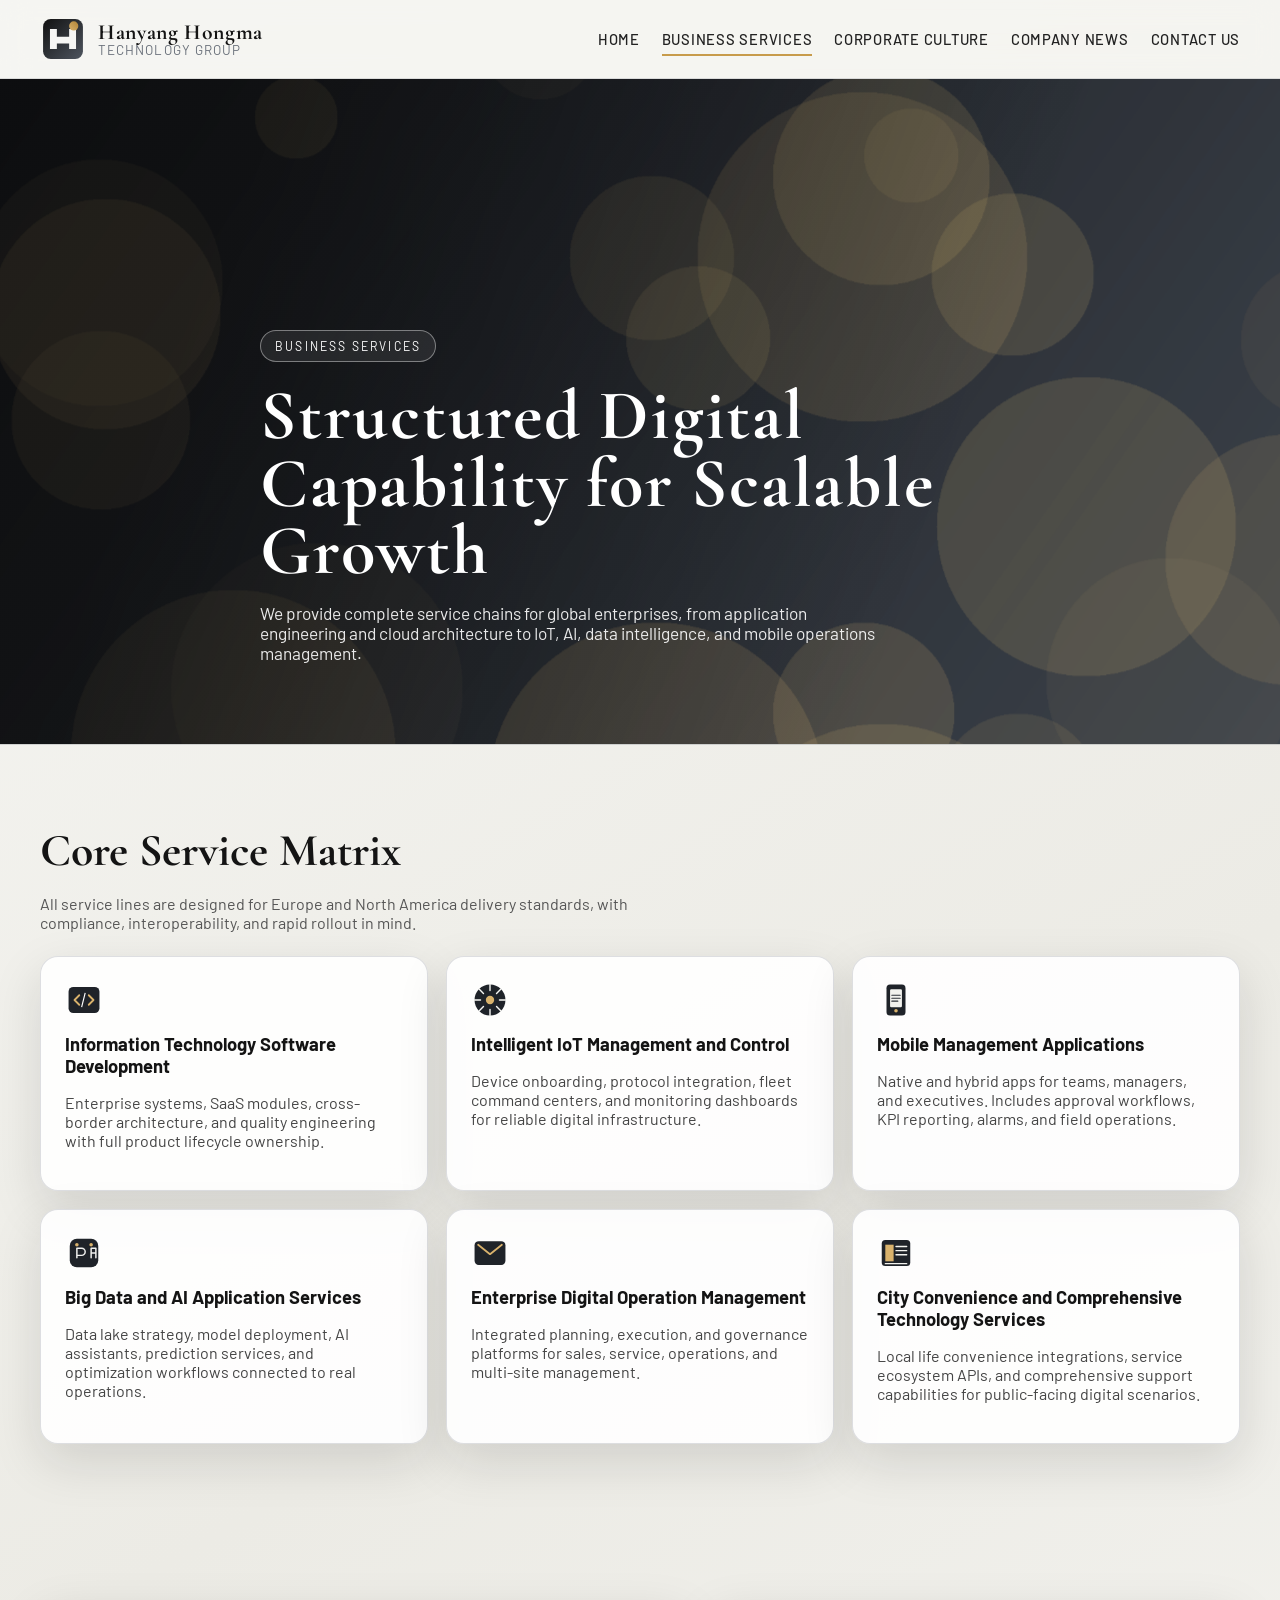
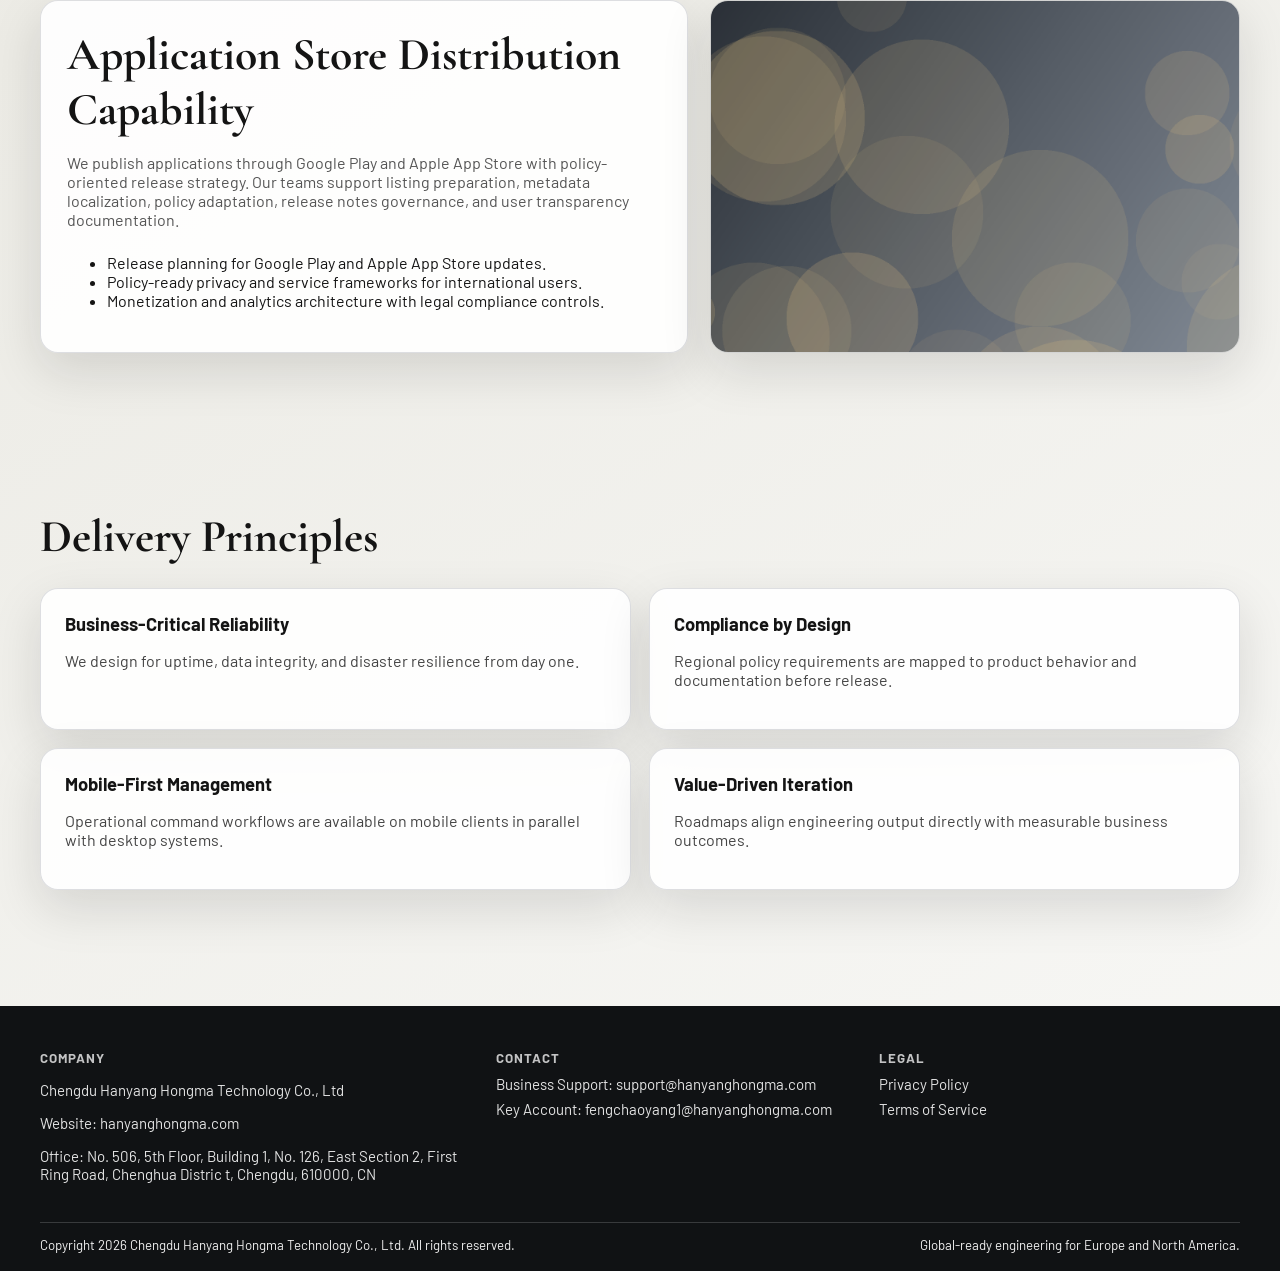
<file: services.html>
<!DOCTYPE html>
<html lang="en">
<head>
  <meta charset="UTF-8">
  <meta name="viewport" content="width=device-width, initial-scale=1.0">
  <title>Business Services | Chengdu Hanyang Hongma Technology Co., Ltd</title>
  <meta name="description" content="Business services: software development, intelligent IoT control, enterprise digital operations, AI and big data applications, mobile management apps, and city convenience technology services.">
  <meta name="robots" content="index, follow">
  <link rel="canonical" href="https://hanyanghongma.com/services.html">
  <link rel="icon" type="image/svg+xml" href="images/logo.svg">
  <link rel="stylesheet" href="css/style.css">
</head>
<body>
  <header class="site-header">
    <div class="container header-inner">
      <a class="brand" href="index.html" aria-label="Go to home page">
        <img src="images/logo.svg" alt="Company logo">
        <span class="brand-text"><strong>Hanyang Hongma</strong><span>Technology Group</span></span>
      </a>
      <button class="nav-toggle" data-nav-toggle aria-label="Toggle navigation" aria-expanded="false">
        <img src="images/icon-menu.svg" alt="menu icon">
      </button>
      <nav class="site-nav" data-nav>
        <a href="index.html">Home</a>
        <a href="services.html" class="active">Business Services</a>
        <a href="culture.html">Corporate Culture</a>
        <a href="news.html">Company News</a>
        <a href="contact.html">Contact Us</a>
      </nav>
    </div>
  </header>

  <section class="hero">
    <img class="hero-bg" src="images/hero-services.png" alt="Business technology services">
    <div class="container hero-content">
      <span class="eyebrow">Business Services</span>
      <h1>Structured Digital Capability for Scalable Growth</h1>
      <p>We provide complete service chains for global enterprises, from application engineering and cloud architecture to IoT, AI, data intelligence, and mobile operations management.</p>
    </div>
  </section>

  <main>
    <section>
      <div class="container">
        <div class="section-head reveal">
          <h2>Core Service Matrix</h2>
          <p>All service lines are designed for Europe and North America delivery standards, with compliance, interoperability, and rapid rollout in mind.</p>
        </div>
        <div class="grid grid-3">
          <article class="card reveal">
            <img class="card-icon" src="images/icon-software.svg" alt="Software development">
            <h3>Information Technology Software Development</h3>
            <p>Enterprise systems, SaaS modules, cross-border architecture, and quality engineering with full product lifecycle ownership.</p>
          </article>
          <article class="card reveal">
            <img class="card-icon" src="images/icon-iot.svg" alt="Intelligent IoT">
            <h3>Intelligent IoT Management and Control</h3>
            <p>Device onboarding, protocol integration, fleet command centers, and monitoring dashboards for reliable digital infrastructure.</p>
          </article>
          <article class="card reveal">
            <img class="card-icon" src="images/icon-mobile.svg" alt="Mobile management apps">
            <h3>Mobile Management Applications</h3>
            <p>Native and hybrid apps for teams, managers, and executives. Includes approval workflows, KPI reporting, alarms, and field operations.</p>
          </article>
          <article class="card reveal">
            <img class="card-icon" src="images/icon-ai.svg" alt="AI and data">
            <h3>Big Data and AI Application Services</h3>
            <p>Data lake strategy, model deployment, AI assistants, prediction services, and optimization workflows connected to real operations.</p>
          </article>
          <article class="card reveal">
            <img class="card-icon" src="images/icon-contact.svg" alt="Digital operations management">
            <h3>Enterprise Digital Operation Management</h3>
            <p>Integrated planning, execution, and governance platforms for sales, service, operations, and multi-site management.</p>
          </article>
          <article class="card reveal">
            <img class="card-icon" src="images/icon-news.svg" alt="City convenience and comprehensive services">
            <h3>City Convenience and Comprehensive Technology Services</h3>
            <p>Local life convenience integrations, service ecosystem APIs, and comprehensive support capabilities for public-facing digital scenarios.</p>
          </article>
        </div>
      </div>
    </section>

    <section>
      <div class="container split-panel">
        <div class="panel panel-body reveal">
          <div class="section-head">
            <h2>Application Store Distribution Capability</h2>
            <p>We publish applications through Google Play and Apple App Store with policy-oriented release strategy. Our teams support listing preparation, metadata localization, policy adaptation, release notes governance, and user transparency documentation.</p>
          </div>
          <ul>
            <li>Release planning for Google Play and Apple App Store updates.</li>
            <li>Policy-ready privacy and service frameworks for international users.</li>
            <li>Monetization and analytics architecture with legal compliance controls.</li>
          </ul>
        </div>
        <div class="panel reveal">
          <img src="images/content-operations.png" alt="Enterprise operations center">
        </div>
      </div>
    </section>

    <section>
      <div class="container">
        <div class="section-head reveal">
          <h2>Delivery Principles</h2>
        </div>
        <div class="grid grid-2">
          <article class="card reveal">
            <h3>Business-Critical Reliability</h3>
            <p>We design for uptime, data integrity, and disaster resilience from day one.</p>
          </article>
          <article class="card reveal">
            <h3>Compliance by Design</h3>
            <p>Regional policy requirements are mapped to product behavior and documentation before release.</p>
          </article>
          <article class="card reveal">
            <h3>Mobile-First Management</h3>
            <p>Operational command workflows are available on mobile clients in parallel with desktop systems.</p>
          </article>
          <article class="card reveal">
            <h3>Value-Driven Iteration</h3>
            <p>Roadmaps align engineering output directly with measurable business outcomes.</p>
          </article>
        </div>
      </div>
    </section>
  </main>

  <footer class="site-footer">
    <div class="container">
      <div class="footer-top">
        <div class="footer-col">
          <h3>Company</h3>
          <p>Chengdu Hanyang Hongma Technology Co., Ltd</p>
          <p>Website: <a href="https://hanyanghongma.com" target="_blank" rel="noopener">hanyanghongma.com</a></p>
          <p>Office: No. 506, 5th Floor, Building 1, No. 126, East Section 2, First Ring Road, Chenghua Distric t, Chengdu, 610000, CN</p>
        </div>
        <div class="footer-col">
          <h3>Contact</h3>
          <ul>
            <li>Business Support: <a href="mailto:support@hanyanghongma.com">support@hanyanghongma.com</a></li>
            <li>Key Account: <a href="mailto:fengchaoyang1@hanyanghongma.com">fengchaoyang1@hanyanghongma.com</a></li>
          </ul>
        </div>
        <div class="footer-col">
          <h3>Legal</h3>
          <ul>
            <li><a href="privacy-policy.html">Privacy Policy</a></li>
            <li><a href="terms-of-service.html">Terms of Service</a></li>
          </ul>
        </div>
      </div>
      <div class="footer-bottom">
        <span>Copyright 2026 Chengdu Hanyang Hongma Technology Co., Ltd. All rights reserved.</span>
        <span>Global-ready engineering for Europe and North America.</span>
      </div>
    </div>
  </footer>

  <script src="js/main.js"></script>
</body>
</html>
</file>
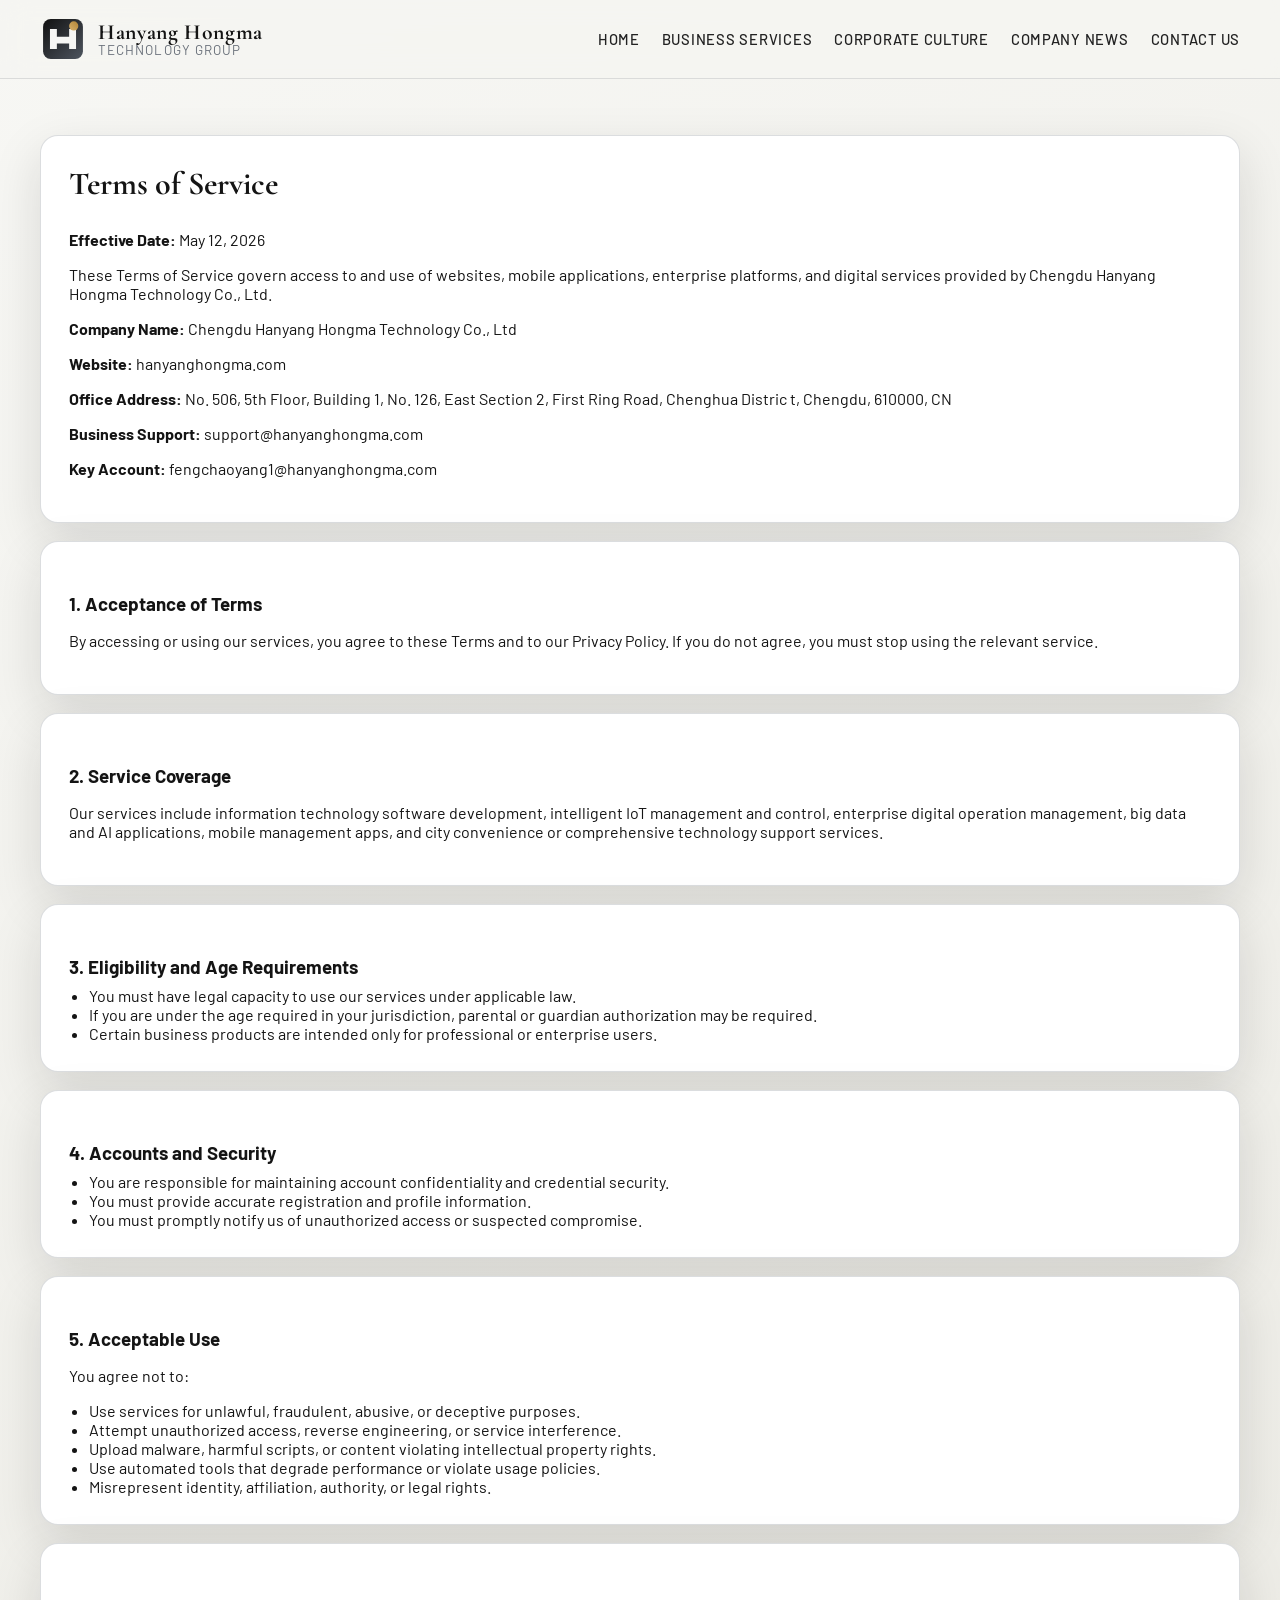
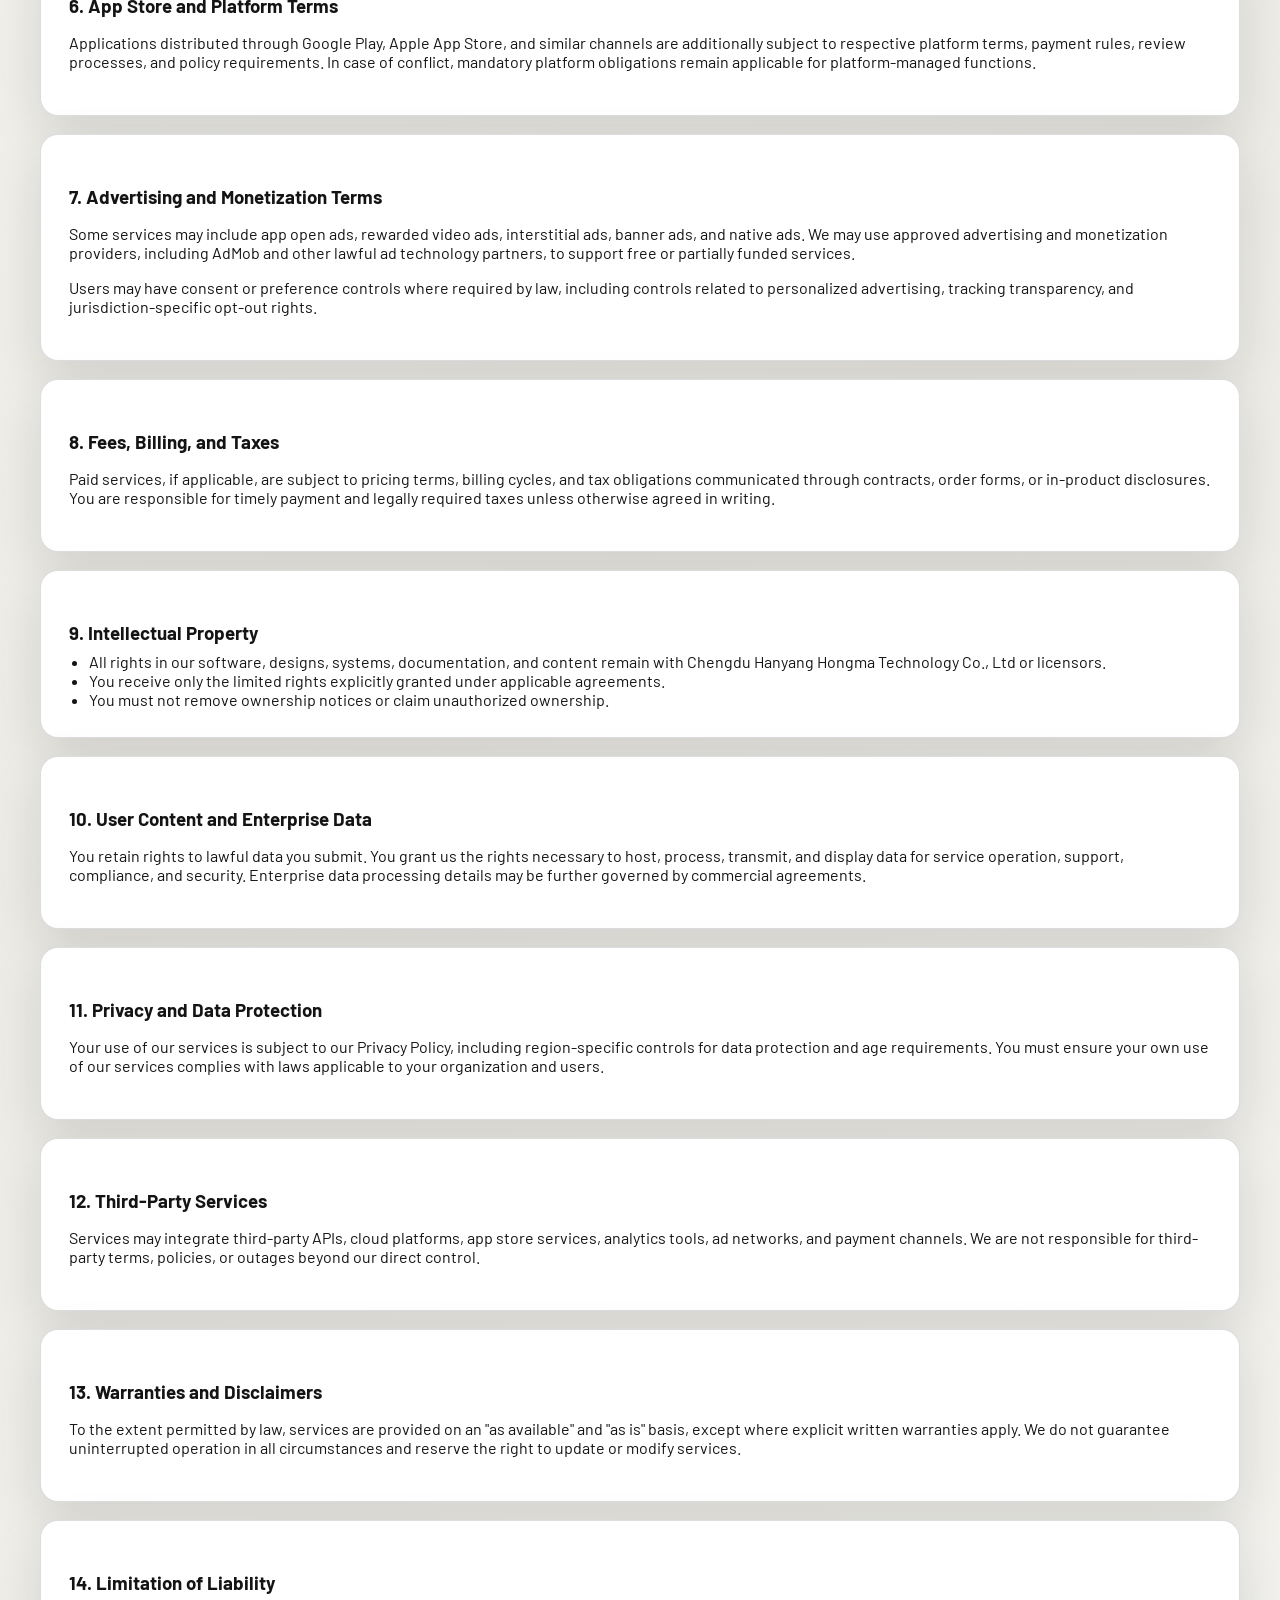
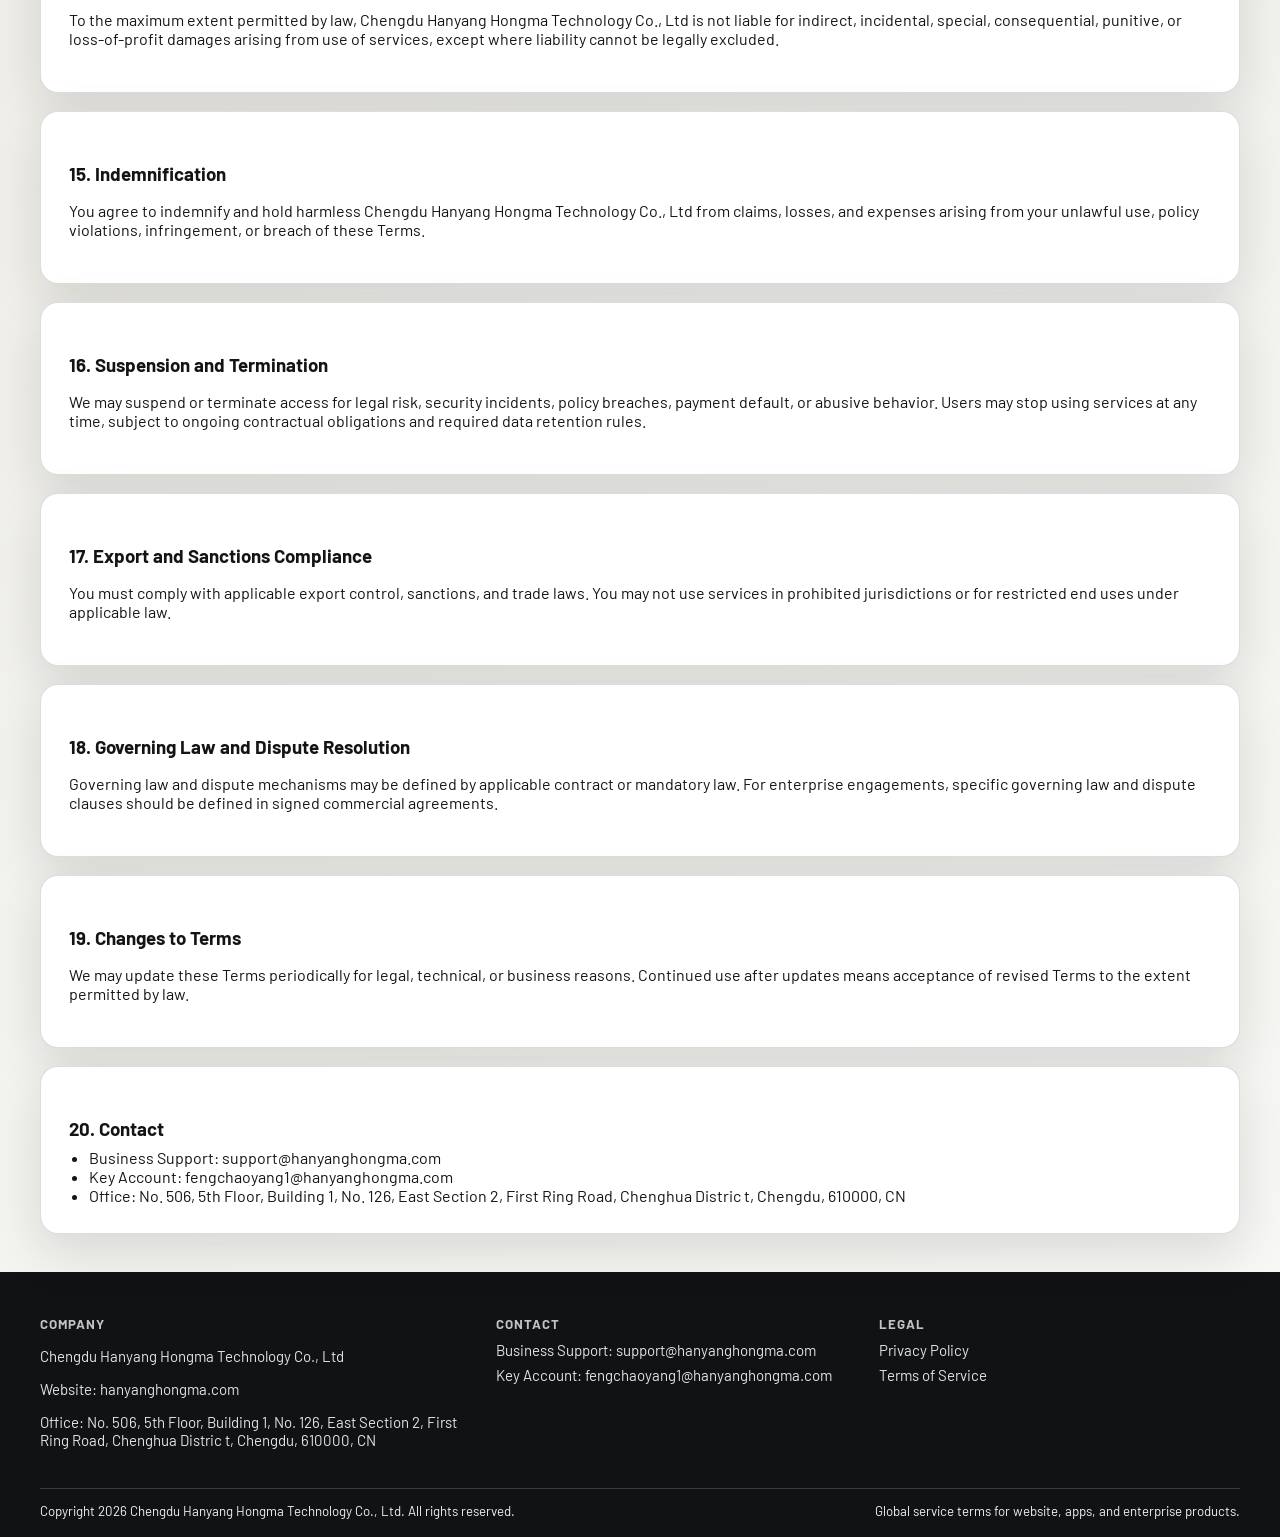
<file: terms-of-service.html>
<!DOCTYPE html>
<html lang="en">
<head>
  <meta charset="UTF-8">
  <meta name="viewport" content="width=device-width, initial-scale=1.0">
  <title>Terms of Service | Chengdu Hanyang Hongma Technology Co., Ltd</title>
  <meta name="description" content="Terms of Service for Chengdu Hanyang Hongma Technology Co., Ltd website, mobile applications, and enterprise digital products across global markets.">
  <meta name="robots" content="index, follow">
  <link rel="canonical" href="https://hanyanghongma.com/terms-of-service.html">
  <link rel="icon" type="image/svg+xml" href="images/logo.svg">
  <link rel="stylesheet" href="css/style.css">
</head>
<body>
  <header class="site-header">
    <div class="container header-inner">
      <a class="brand" href="index.html" aria-label="Go to home page">
        <img src="images/logo.svg" alt="Company logo">
        <span class="brand-text"><strong>Hanyang Hongma</strong><span>Technology Group</span></span>
      </a>
      <button class="nav-toggle" data-nav-toggle aria-label="Toggle navigation" aria-expanded="false">
        <img src="images/icon-menu.svg" alt="menu icon">
      </button>
      <nav class="site-nav" data-nav>
        <a href="index.html">Home</a>
        <a href="services.html">Business Services</a>
        <a href="culture.html">Corporate Culture</a>
        <a href="news.html">Company News</a>
        <a href="contact.html">Contact Us</a>
      </nav>
    </div>
  </header>

  <main class="policy-wrap">
    <div class="container policy">
      <article class="reveal">
        <h2>Terms of Service</h2>
        <p><strong>Effective Date:</strong> May 12, 2026</p>
        <p>These Terms of Service govern access to and use of websites, mobile applications, enterprise platforms, and digital services provided by Chengdu Hanyang Hongma Technology Co., Ltd.</p>
        <p><strong>Company Name:</strong> Chengdu Hanyang Hongma Technology Co., Ltd</p>
        <p><strong>Website:</strong> hanyanghongma.com</p>
        <p><strong>Office Address:</strong> No. 506, 5th Floor, Building 1, No. 126, East Section 2, First Ring Road, Chenghua Distric t, Chengdu, 610000, CN</p>
        <p><strong>Business Support:</strong> support@hanyanghongma.com</p>
        <p><strong>Key Account:</strong> fengchaoyang1@hanyanghongma.com</p>
      </article>

      <article class="reveal">
        <h3>1. Acceptance of Terms</h3>
        <p>By accessing or using our services, you agree to these Terms and to our Privacy Policy. If you do not agree, you must stop using the relevant service.</p>
      </article>

      <article class="reveal">
        <h3>2. Service Coverage</h3>
        <p>Our services include information technology software development, intelligent IoT management and control, enterprise digital operation management, big data and AI applications, mobile management apps, and city convenience or comprehensive technology support services.</p>
      </article>

      <article class="reveal">
        <h3>3. Eligibility and Age Requirements</h3>
        <ul>
          <li>You must have legal capacity to use our services under applicable law.</li>
          <li>If you are under the age required in your jurisdiction, parental or guardian authorization may be required.</li>
          <li>Certain business products are intended only for professional or enterprise users.</li>
        </ul>
      </article>

      <article class="reveal">
        <h3>4. Accounts and Security</h3>
        <ul>
          <li>You are responsible for maintaining account confidentiality and credential security.</li>
          <li>You must provide accurate registration and profile information.</li>
          <li>You must promptly notify us of unauthorized access or suspected compromise.</li>
        </ul>
      </article>

      <article class="reveal">
        <h3>5. Acceptable Use</h3>
        <p>You agree not to:</p>
        <ul>
          <li>Use services for unlawful, fraudulent, abusive, or deceptive purposes.</li>
          <li>Attempt unauthorized access, reverse engineering, or service interference.</li>
          <li>Upload malware, harmful scripts, or content violating intellectual property rights.</li>
          <li>Use automated tools that degrade performance or violate usage policies.</li>
          <li>Misrepresent identity, affiliation, authority, or legal rights.</li>
        </ul>
      </article>

      <article class="reveal">
        <h3>6. App Store and Platform Terms</h3>
        <p>Applications distributed through Google Play, Apple App Store, and similar channels are additionally subject to respective platform terms, payment rules, review processes, and policy requirements. In case of conflict, mandatory platform obligations remain applicable for platform-managed functions.</p>
      </article>

      <article class="reveal">
        <h3>7. Advertising and Monetization Terms</h3>
        <p>Some services may include app open ads, rewarded video ads, interstitial ads, banner ads, and native ads. We may use approved advertising and monetization providers, including AdMob and other lawful ad technology partners, to support free or partially funded services.</p>
        <p>Users may have consent or preference controls where required by law, including controls related to personalized advertising, tracking transparency, and jurisdiction-specific opt-out rights.</p>
      </article>

      <article class="reveal">
        <h3>8. Fees, Billing, and Taxes</h3>
        <p>Paid services, if applicable, are subject to pricing terms, billing cycles, and tax obligations communicated through contracts, order forms, or in-product disclosures. You are responsible for timely payment and legally required taxes unless otherwise agreed in writing.</p>
      </article>

      <article class="reveal">
        <h3>9. Intellectual Property</h3>
        <ul>
          <li>All rights in our software, designs, systems, documentation, and content remain with Chengdu Hanyang Hongma Technology Co., Ltd or licensors.</li>
          <li>You receive only the limited rights explicitly granted under applicable agreements.</li>
          <li>You must not remove ownership notices or claim unauthorized ownership.</li>
        </ul>
      </article>

      <article class="reveal">
        <h3>10. User Content and Enterprise Data</h3>
        <p>You retain rights to lawful data you submit. You grant us the rights necessary to host, process, transmit, and display data for service operation, support, compliance, and security. Enterprise data processing details may be further governed by commercial agreements.</p>
      </article>

      <article class="reveal">
        <h3>11. Privacy and Data Protection</h3>
        <p>Your use of our services is subject to our Privacy Policy, including region-specific controls for data protection and age requirements. You must ensure your own use of our services complies with laws applicable to your organization and users.</p>
      </article>

      <article class="reveal">
        <h3>12. Third-Party Services</h3>
        <p>Services may integrate third-party APIs, cloud platforms, app store services, analytics tools, ad networks, and payment channels. We are not responsible for third-party terms, policies, or outages beyond our direct control.</p>
      </article>

      <article class="reveal">
        <h3>13. Warranties and Disclaimers</h3>
        <p>To the extent permitted by law, services are provided on an "as available" and "as is" basis, except where explicit written warranties apply. We do not guarantee uninterrupted operation in all circumstances and reserve the right to update or modify services.</p>
      </article>

      <article class="reveal">
        <h3>14. Limitation of Liability</h3>
        <p>To the maximum extent permitted by law, Chengdu Hanyang Hongma Technology Co., Ltd is not liable for indirect, incidental, special, consequential, punitive, or loss-of-profit damages arising from use of services, except where liability cannot be legally excluded.</p>
      </article>

      <article class="reveal">
        <h3>15. Indemnification</h3>
        <p>You agree to indemnify and hold harmless Chengdu Hanyang Hongma Technology Co., Ltd from claims, losses, and expenses arising from your unlawful use, policy violations, infringement, or breach of these Terms.</p>
      </article>

      <article class="reveal">
        <h3>16. Suspension and Termination</h3>
        <p>We may suspend or terminate access for legal risk, security incidents, policy breaches, payment default, or abusive behavior. Users may stop using services at any time, subject to ongoing contractual obligations and required data retention rules.</p>
      </article>

      <article class="reveal">
        <h3>17. Export and Sanctions Compliance</h3>
        <p>You must comply with applicable export control, sanctions, and trade laws. You may not use services in prohibited jurisdictions or for restricted end uses under applicable law.</p>
      </article>

      <article class="reveal">
        <h3>18. Governing Law and Dispute Resolution</h3>
        <p>Governing law and dispute mechanisms may be defined by applicable contract or mandatory law. For enterprise engagements, specific governing law and dispute clauses should be defined in signed commercial agreements.</p>
      </article>

      <article class="reveal">
        <h3>19. Changes to Terms</h3>
        <p>We may update these Terms periodically for legal, technical, or business reasons. Continued use after updates means acceptance of revised Terms to the extent permitted by law.</p>
      </article>

      <article class="reveal">
        <h3>20. Contact</h3>
        <ul>
          <li>Business Support: support@hanyanghongma.com</li>
          <li>Key Account: fengchaoyang1@hanyanghongma.com</li>
          <li>Office: No. 506, 5th Floor, Building 1, No. 126, East Section 2, First Ring Road, Chenghua Distric t, Chengdu, 610000, CN</li>
        </ul>
      </article>
    </div>
  </main>

  <footer class="site-footer">
    <div class="container">
      <div class="footer-top">
        <div class="footer-col">
          <h3>Company</h3>
          <p>Chengdu Hanyang Hongma Technology Co., Ltd</p>
          <p>Website: <a href="https://hanyanghongma.com" target="_blank" rel="noopener">hanyanghongma.com</a></p>
          <p>Office: No. 506, 5th Floor, Building 1, No. 126, East Section 2, First Ring Road, Chenghua Distric t, Chengdu, 610000, CN</p>
        </div>
        <div class="footer-col">
          <h3>Contact</h3>
          <ul>
            <li>Business Support: <a href="mailto:support@hanyanghongma.com">support@hanyanghongma.com</a></li>
            <li>Key Account: <a href="mailto:fengchaoyang1@hanyanghongma.com">fengchaoyang1@hanyanghongma.com</a></li>
          </ul>
        </div>
        <div class="footer-col">
          <h3>Legal</h3>
          <ul>
            <li><a href="privacy-policy.html">Privacy Policy</a></li>
            <li><a href="terms-of-service.html">Terms of Service</a></li>
          </ul>
        </div>
      </div>
      <div class="footer-bottom">
        <span>Copyright 2026 Chengdu Hanyang Hongma Technology Co., Ltd. All rights reserved.</span>
        <span>Global service terms for website, apps, and enterprise products.</span>
      </div>
    </div>
  </footer>

  <script src="js/main.js"></script>
</body>
</html>
</file>
<file: css/style.css>
@import url('https://fonts.googleapis.com/css2?family=Barlow:wght@400;500;600;700&family=Cormorant+Garamond:wght@500;600;700&display=swap');

:root {
  --bg: #f5f5f1;
  --bg-soft: #e9e8e2;
  --ink: #141414;
  --muted: #555;
  --line: #c4c4bf;
  --silver: #9da3aa;
  --steel: #69707a;
  --accent: #c79b4b;
  --accent-soft: rgba(199, 155, 75, 0.14);
  --card: rgba(255, 255, 255, 0.9);
  --radius: 18px;
  --shadow: 0 18px 50px rgba(20, 20, 20, 0.13);
}

* {
  box-sizing: border-box;
}

html,
body {
  margin: 0;
  padding: 0;
  font-family: 'Barlow', sans-serif;
  background: linear-gradient(150deg, #f7f7f4 0%, #ecebe5 46%, #f8f8f6 100%);
  color: var(--ink);
  scroll-behavior: smooth;
}

body::before {
  content: '';
  position: fixed;
  inset: 0;
  pointer-events: none;
  background-image: radial-gradient(circle at 12% 18%, rgba(199, 155, 75, 0.2), transparent 38%), radial-gradient(circle at 88% 72%, rgba(88, 96, 108, 0.22), transparent 34%);
  z-index: -1;
}

a {
  color: inherit;
  text-decoration: none;
}

img {
  max-width: 100%;
  display: block;
}

.container {
  width: min(1200px, calc(100% - 48px));
  margin: 0 auto;
}

.site-header {
  position: sticky;
  top: 0;
  z-index: 80;
  backdrop-filter: blur(14px);
  background: rgba(245, 245, 241, 0.78);
  border-bottom: 1px solid rgba(105, 112, 122, 0.2);
}

.header-inner {
  display: flex;
  align-items: center;
  justify-content: space-between;
  min-height: 78px;
  gap: 18px;
}

.brand {
  display: flex;
  align-items: center;
  gap: 12px;
}

.brand img {
  width: 46px;
  height: 46px;
}

.brand-text {
  display: grid;
  line-height: 1.05;
}

.brand-text strong {
  font-family: 'Cormorant Garamond', serif;
  font-size: 1.35rem;
  letter-spacing: 0.03em;
}

.brand-text span {
  color: var(--steel);
  font-size: 0.84rem;
  letter-spacing: 0.08em;
  text-transform: uppercase;
}

.nav-toggle {
  display: none;
  border: 0;
  background: transparent;
  width: 42px;
  height: 42px;
  padding: 0;
}

.nav-toggle svg {
  width: 100%;
  height: 100%;
}

.site-nav {
  display: flex;
  align-items: center;
  gap: 22px;
}

.site-nav a {
  position: relative;
  font-weight: 500;
  letter-spacing: 0.05em;
  font-size: 0.92rem;
  text-transform: uppercase;
  color: #222;
}

.site-nav a::after {
  content: '';
  position: absolute;
  left: 0;
  bottom: -8px;
  width: 0;
  height: 2px;
  background: var(--accent);
  transition: width 0.3s ease;
}

.site-nav a:hover::after,
.site-nav a.active::after {
  width: 100%;
}

.hero {
  min-height: 74vh;
  display: grid;
  align-items: end;
  position: relative;
  overflow: hidden;
  border-bottom: 1px solid rgba(105, 112, 122, 0.25);
}

.hero-bg {
  position: absolute;
  inset: 0;
  object-fit: cover;
  width: 100%;
  height: 100%;
  filter: saturate(1.05) contrast(1.08);
  transform: scale(1.06);
  animation: slowZoom 16s ease-out forwards;
}

.hero::after {
  content: '';
  position: absolute;
  inset: 0;
  background: linear-gradient(110deg, rgba(10, 10, 10, 0.68) 18%, rgba(10, 10, 10, 0.2) 72%);
}

.hero-content {
  position: relative;
  z-index: 2;
  color: #fff;
  padding: 92px 0 64px;
  width: min(760px, 100%);
}

.eyebrow {
  display: inline-block;
  letter-spacing: 0.18em;
  text-transform: uppercase;
  font-size: 0.76rem;
  padding: 8px 14px;
  border: 1px solid rgba(255, 255, 255, 0.4);
  border-radius: 999px;
  margin-bottom: 20px;
  background: rgba(255, 255, 255, 0.08);
}

.hero h1,
.page-title h1 {
  font-family: 'Cormorant Garamond', serif;
  font-size: clamp(2.1rem, 6vw, 4.4rem);
  line-height: 0.96;
  margin: 0;
  letter-spacing: 0.025em;
}

.hero p {
  margin-top: 18px;
  color: rgba(255, 255, 255, 0.9);
  font-size: 1.08rem;
  max-width: 62ch;
}

.cta-row {
  margin-top: 30px;
  display: flex;
  gap: 14px;
  flex-wrap: wrap;
}

.btn {
  padding: 11px 20px;
  border-radius: 999px;
  border: 1px solid transparent;
  text-transform: uppercase;
  letter-spacing: 0.08em;
  font-size: 0.78rem;
  font-weight: 700;
  transition: transform 0.25s ease, box-shadow 0.25s ease, background 0.25s ease;
}

.btn:hover {
  transform: translateY(-2px);
}

.btn-primary {
  background: var(--accent);
  color: #121212;
  box-shadow: 0 14px 26px rgba(199, 155, 75, 0.34);
}

.btn-secondary {
  border-color: rgba(255, 255, 255, 0.6);
  color: #fff;
  background: rgba(255, 255, 255, 0.12);
}

main section {
  padding: 78px 0;
}

.section-head {
  margin-bottom: 24px;
}

.section-head h2 {
  font-family: 'Cormorant Garamond', serif;
  font-size: clamp(1.7rem, 3.7vw, 2.85rem);
  margin: 0;
}

.section-head p {
  color: var(--muted);
  max-width: 70ch;
}

.grid {
  display: grid;
  gap: 18px;
}

.grid-3 {
  grid-template-columns: repeat(3, minmax(0, 1fr));
}

.grid-2 {
  grid-template-columns: repeat(2, minmax(0, 1fr));
}

.card {
  background: var(--card);
  border: 1px solid rgba(105, 112, 122, 0.22);
  border-radius: var(--radius);
  padding: 24px;
  box-shadow: var(--shadow);
  transition: transform 0.35s ease, box-shadow 0.35s ease, border-color 0.3s ease;
}

.card:hover {
  transform: translateY(-8px);
  border-color: rgba(199, 155, 75, 0.48);
  box-shadow: 0 24px 58px rgba(20, 20, 20, 0.18);
}

.card-icon {
  width: 38px;
  height: 38px;
  margin-bottom: 14px;
}

.card h3 {
  margin: 0 0 8px;
  font-size: 1.15rem;
}

.card p,
.card li {
  color: #444;
}

.number-band {
  background: linear-gradient(120deg, #111 0%, #2c3138 57%, #1f2329 100%);
  color: #f8f8f8;
  border-block: 1px solid rgba(255, 255, 255, 0.18);
}

.number-wrap {
  display: grid;
  grid-template-columns: repeat(4, minmax(0, 1fr));
  gap: 16px;
}

.stat {
  padding: 24px 8px;
  text-align: center;
}

.stat strong {
  display: block;
  font-size: clamp(1.6rem, 4vw, 2.7rem);
  font-family: 'Cormorant Garamond', serif;
}

.stat span {
  opacity: 0.84;
  font-size: 0.86rem;
  text-transform: uppercase;
  letter-spacing: 0.09em;
}

.timeline {
  display: grid;
  gap: 14px;
}

.timeline article {
  border-left: 3px solid var(--accent);
  padding: 8px 0 8px 16px;
}

.timeline h3 {
  margin: 0;
  font-size: 1.03rem;
}

.timeline p {
  margin: 6px 0 0;
  color: #4d4d4d;
}

.split-panel {
  display: grid;
  grid-template-columns: 1.1fr 0.9fr;
  gap: 22px;
  align-items: stretch;
}

.panel {
  border-radius: var(--radius);
  overflow: hidden;
  border: 1px solid rgba(105, 112, 122, 0.22);
  box-shadow: var(--shadow);
}

.panel img {
  height: 100%;
  min-height: 330px;
  object-fit: cover;
}

.panel-body {
  background: var(--card);
  padding: 26px;
}

.contact-list {
  list-style: none;
  margin: 0;
  padding: 0;
  display: grid;
  gap: 14px;
}

.contact-list li {
  background: rgba(255, 255, 255, 0.65);
  border: 1px solid rgba(105, 112, 122, 0.2);
  border-radius: 12px;
  padding: 14px;
}

.site-footer {
  background: #101214;
  color: #f1f1f1;
  padding: 44px 0 18px;
  margin-top: 38px;
}

.footer-top {
  display: grid;
  grid-template-columns: 1.2fr 1fr 1fr;
  gap: 22px;
  align-items: start;
}

.footer-col h3 {
  margin: 0 0 9px;
  letter-spacing: 0.08em;
  text-transform: uppercase;
  font-size: 0.83rem;
  color: rgba(255, 255, 255, 0.75);
}

.footer-col p,
.footer-col a,
.footer-col li {
  color: rgba(255, 255, 255, 0.88);
  font-size: 0.94rem;
}

.footer-col ul {
  list-style: none;
  margin: 0;
  padding: 0;
  display: grid;
  gap: 7px;
}

.footer-bottom {
  border-top: 1px solid rgba(255, 255, 255, 0.17);
  margin-top: 24px;
  padding-top: 14px;
  font-size: 0.83rem;
  display: flex;
  justify-content: space-between;
  gap: 10px;
  flex-wrap: wrap;
}

.policy-wrap {
  padding-top: 56px;
}

.policy article {
  background: #fff;
  border-radius: var(--radius);
  border: 1px solid rgba(105, 112, 122, 0.24);
  box-shadow: var(--shadow);
  padding: 28px;
  margin-bottom: 18px;
}

.policy h2 {
  margin-top: 0;
  font-family: 'Cormorant Garamond', serif;
  font-size: 2rem;
}

.policy h3 {
  margin: 22px 0 8px;
}

.policy ul {
  margin: 0;
  padding-left: 20px;
}

.reveal {
  opacity: 0;
  transform: translateY(26px);
  transition: opacity 0.72s ease, transform 0.72s ease;
}

.reveal.visible {
  opacity: 1;
  transform: translateY(0);
}

.ticker {
  white-space: nowrap;
  overflow: hidden;
  border-block: 1px solid rgba(105, 112, 122, 0.22);
  background: rgba(255, 255, 255, 0.6);
}

.ticker-track {
  display: inline-block;
  padding: 13px 0;
  min-width: 100%;
  animation: ticker 21s linear infinite;
  letter-spacing: 0.09em;
  text-transform: uppercase;
  font-size: 0.77rem;
  color: #252525;
}

.page-title {
  padding: 96px 0 26px;
}

.page-title p {
  max-width: 68ch;
  color: #4b4b4b;
}

@keyframes slowZoom {
  from {
    transform: scale(1.11);
  }
  to {
    transform: scale(1.02);
  }
}

@keyframes ticker {
  from {
    transform: translateX(0%);
  }
  to {
    transform: translateX(-50%);
  }
}

@media (max-width: 1024px) {
  .grid-3 {
    grid-template-columns: 1fr 1fr;
  }

  .split-panel {
    grid-template-columns: 1fr;
  }

  .number-wrap {
    grid-template-columns: repeat(2, minmax(0, 1fr));
  }

  .footer-top {
    grid-template-columns: 1fr 1fr;
  }
}

@media (max-width: 760px) {
  .container {
    width: min(1200px, calc(100% - 28px));
  }

  .nav-toggle {
    display: inline-block;
  }

  .site-nav {
    position: absolute;
    left: 0;
    right: 0;
    top: 100%;
    display: grid;
    gap: 0;
    background: rgba(245, 245, 241, 0.98);
    border-bottom: 1px solid rgba(105, 112, 122, 0.28);
    transform: scaleY(0);
    transform-origin: top;
    transition: transform 0.3s ease;
  }

  .site-nav.open {
    transform: scaleY(1);
  }

  .site-nav a {
    padding: 14px;
    border-top: 1px solid rgba(105, 112, 122, 0.16);
  }

  .grid-2,
  .grid-3,
  .footer-top,
  .number-wrap {
    grid-template-columns: 1fr;
  }

  .hero {
    min-height: 68vh;
  }

  .hero-content {
    padding-top: 112px;
  }

  .btn {
    width: 100%;
    text-align: center;
  }
}
</file>
